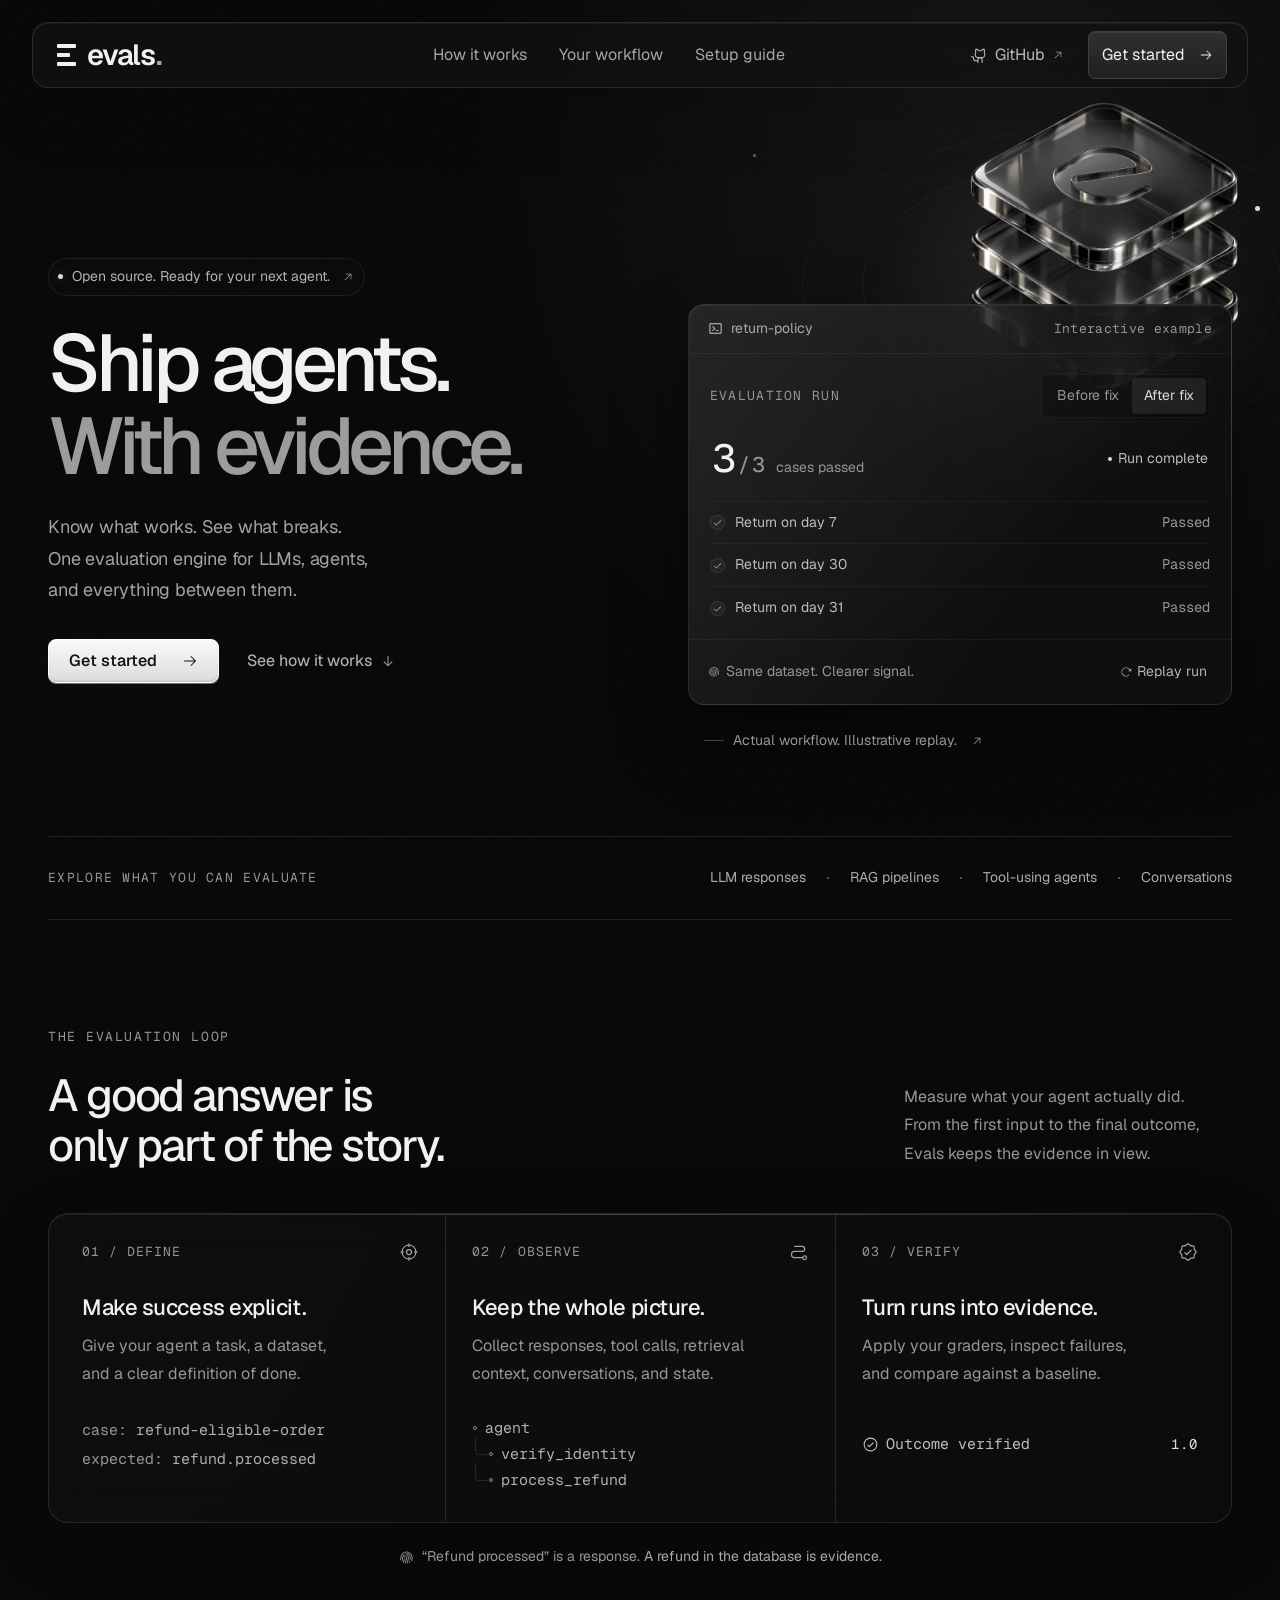
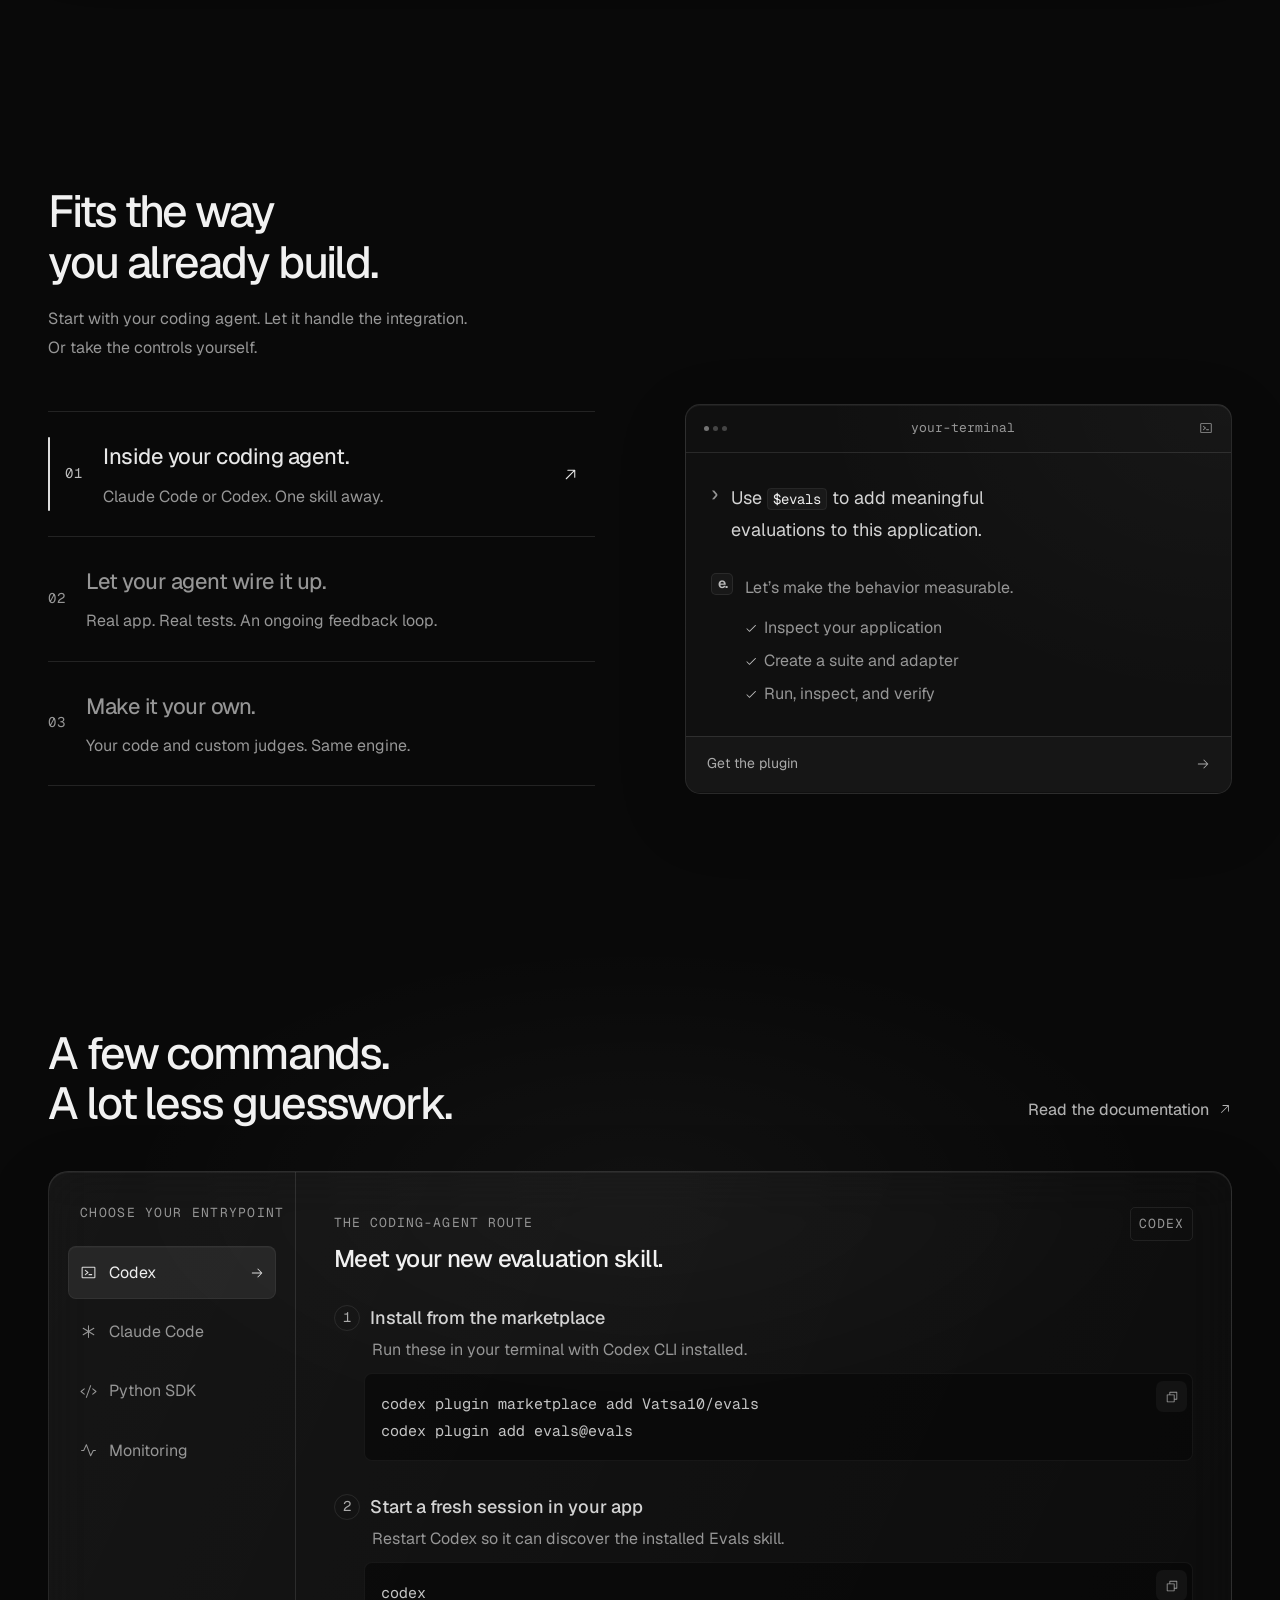
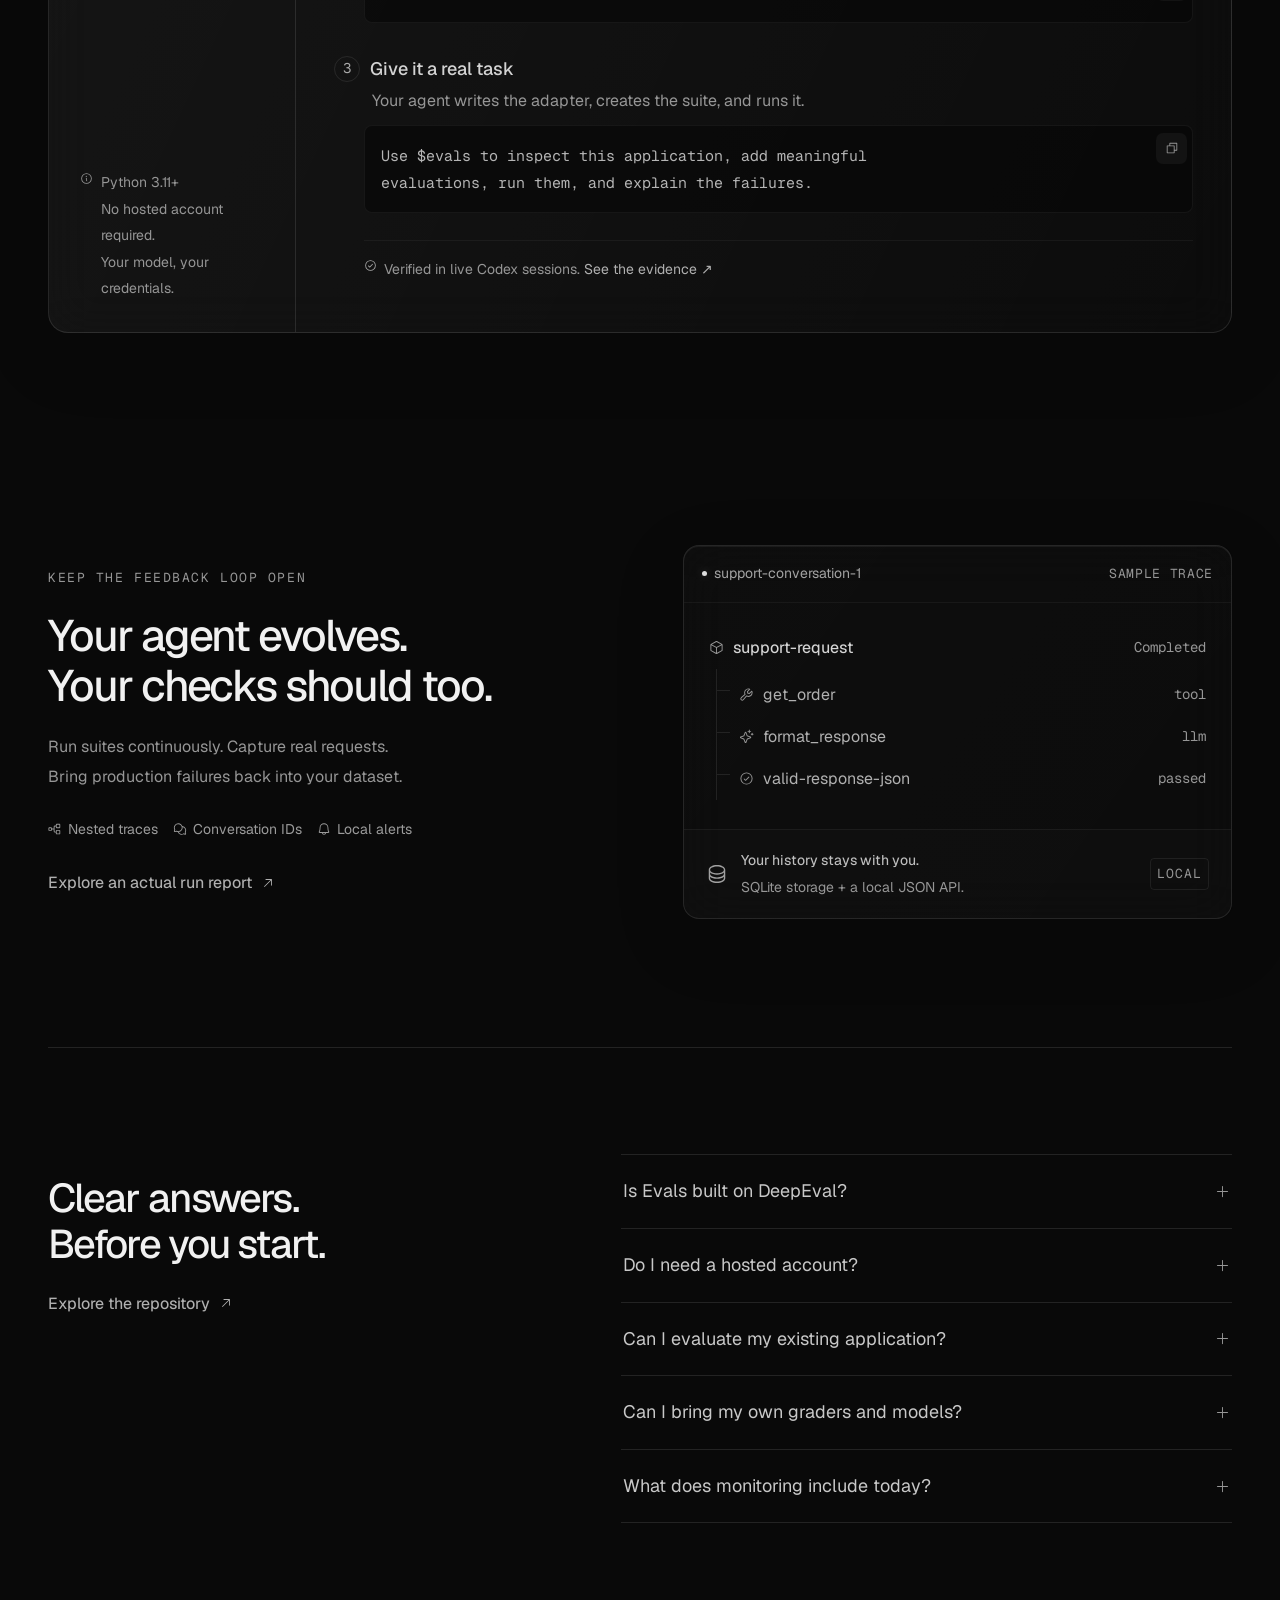
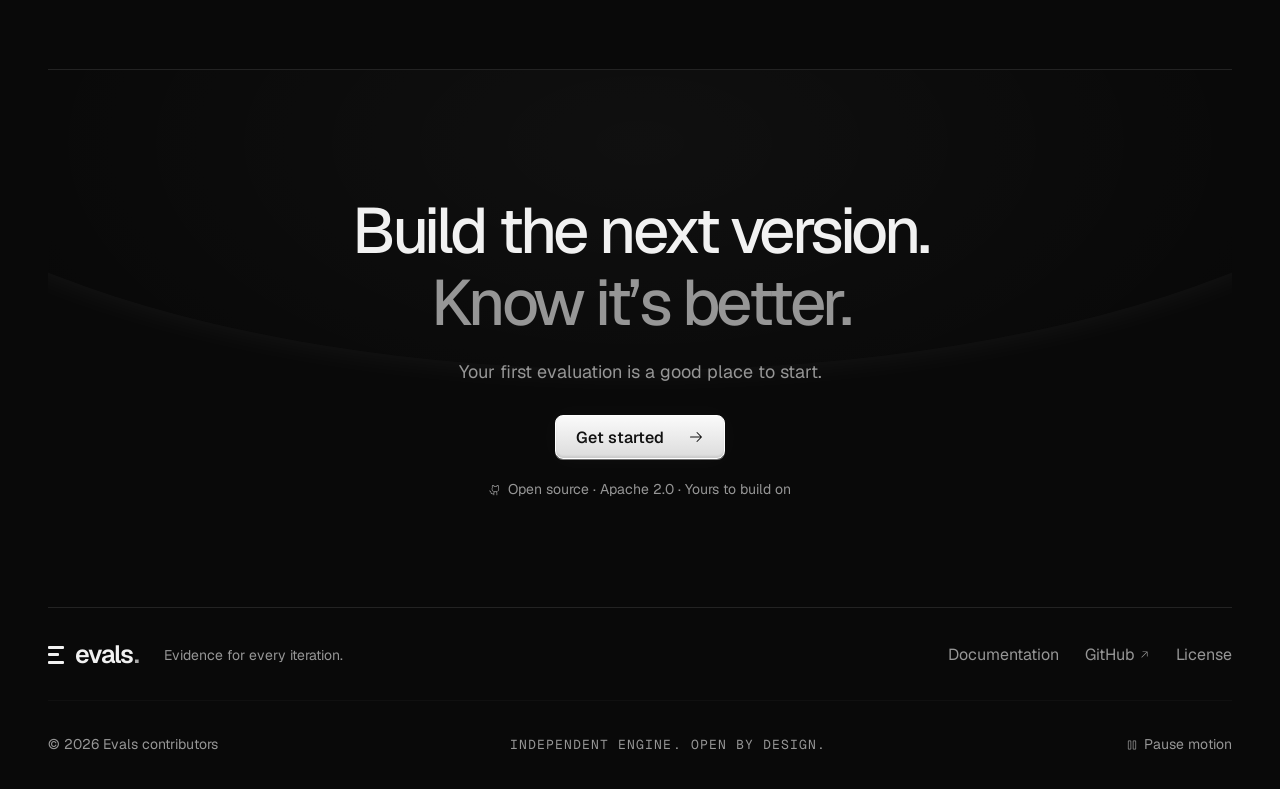
<file: website/index.html>
<!doctype html>
<html lang="en">
<head>
  <meta charset="utf-8">
  <meta name="viewport" content="width=device-width, initial-scale=1">
  <meta name="theme-color" content="#09090b">
  <title>Evals | Ship agents. With evidence.</title>
  <meta name="description" content="An independent, open-source evaluation framework for LLMs and AI agents. Use Evals with Claude Code, Codex, or your own Python workflows.">
  <meta property="og:type" content="website">
  <meta property="og:title" content="Evals | Ship agents. With evidence.">
  <meta property="og:description" content="From your first test to a continuous feedback loop. One evaluation engine for your LLMs, agents, and everything between them.">
  <meta property="og:url" content="https://vatsa10.github.io/evals/">
  <meta name="twitter:card" content="summary">
  <link rel="canonical" href="https://vatsa10.github.io/evals/">
  <link rel="icon" href="./assets/favicon.svg" type="image/svg+xml">
  <link rel="preload" href="./assets/fonts/geist-latin.woff2" as="font" type="font/woff2" crossorigin>
  <link rel="stylesheet" href="./styles.css">
  <script src="./app.js" defer></script>
</head>
<body>
  <a class="skip-link" href="#main">Skip to content</a>
  <div class="ambient-light" aria-hidden="true"></div>

  <header class="site-header">
    <div class="nav-shell glass">
      <a class="brand" href="#" aria-label="Evals home"><span class="brand-mark" aria-hidden="true"><i></i><i></i><i></i></span>evals<span class="brand-period">.</span></a>
      <nav class="desktop-nav" aria-label="Main navigation">
        <a href="#workflow">How it works</a><a href="#ways">Your workflow</a><a href="#setup">Setup guide</a>
      </nav>
      <div class="nav-actions">
        <a class="github-link" href="https://github.com/Vatsa10/evals" target="_blank" rel="noopener noreferrer"><svg class="icon" aria-hidden="true"><use href="./assets/icons.svg#github-logo"></use></svg><span>GitHub</span><svg class="icon arrow-small" aria-hidden="true"><use href="./assets/icons.svg#arrow-up-right"></use></svg></a>
        <a class="nav-cta" href="#setup">Get started<svg class="icon" aria-hidden="true"><use href="./assets/icons.svg#arrow-right"></use></svg></a>
        <button class="menu-toggle icon-button" aria-label="Open navigation" aria-expanded="false" aria-controls="mobile-nav"><svg class="icon" aria-hidden="true"><use href="./assets/icons.svg#list"></use></svg></button>
      </div>
    </div>
    <nav class="mobile-nav glass" id="mobile-nav" aria-label="Mobile navigation" hidden><a href="#workflow">How it works</a><a href="#ways">Your workflow</a><a href="#setup">Setup guide</a><a href="https://github.com/Vatsa10/evals">View on GitHub</a></nav>
  </header>

  <main id="main">
    <section class="hero section-wrap" aria-labelledby="hero-title">
      <div class="hero-copy">
        <a class="release-tag enter" href="https://github.com/Vatsa10/evals"><span class="status-light"></span>Open source. Ready for your next agent.<svg class="icon" aria-hidden="true"><use href="./assets/icons.svg#arrow-up-right"></use></svg></a>
        <h1 id="hero-title" class="enter" style="--enter-delay: 90ms">Ship agents.<br><span>With evidence.</span></h1>
        <p class="hero-description enter" style="--enter-delay: 160ms">Know what works. See what breaks.<br>One evaluation engine for LLMs, agents,<br class="desktop-break"> and everything between them.</p>
        <div class="hero-actions enter" style="--enter-delay: 230ms">
          <a class="button button-primary" href="#setup">Get started<svg class="icon" aria-hidden="true"><use href="./assets/icons.svg#arrow-right"></use></svg></a>
          <a class="text-link" href="#workflow">See how it works<svg class="icon" aria-hidden="true"><use href="./assets/icons.svg#arrow-down"></use></svg></a>
        </div>
      </div>

      <div class="hero-visual enter" style="--enter-delay: 240ms">
        <div class="orbital-stage" aria-hidden="true"><div class="orbital-orbit orbit-one"></div><div class="orbital-orbit orbit-two"></div><img class="glass-sculpture" src="./assets/hero-glass.webp" width="768" height="768" alt="" decoding="async" fetchpriority="high"><span class="orbit-point point-one"></span><span class="orbit-point point-two"></span></div>
        <div class="evaluation-window glass" id="evaluation-demo">
          <div class="window-chrome"><span><svg class="icon" aria-hidden="true"><use href="./assets/icons.svg#terminal-window"></use></svg>return-policy</span><span class="example-label">Interactive example</span></div>
          <div class="demo-toolbar"><span class="mono">EVALUATION RUN</span><div class="demo-switch" role="group" aria-label="Choose example version"><button type="button" data-demo-version="before" aria-pressed="false">Before fix</button><button type="button" data-demo-version="after" aria-pressed="true">After fix</button></div></div>
          <div class="demo-score"><div><span class="score-number" id="demo-score">3<span>/ 3</span></span><span class="score-caption" id="demo-caption">cases passed</span></div><span class="run-state" id="run-state"><span class="status-light"></span>Run complete</span></div>
          <div class="case-list" aria-live="polite" aria-atomic="true">
            <div class="case-row" data-case="0"><span class="case-icon"><svg class="icon" aria-hidden="true"><use href="./assets/icons.svg#check"></use></svg></span><span>Return on day 7</span><span class="case-status">Passed</span></div>
            <div class="case-row" data-case="1"><span class="case-icon"><svg class="icon" aria-hidden="true"><use href="./assets/icons.svg#check"></use></svg></span><span>Return on day 30</span><span class="case-status">Passed</span></div>
            <div class="case-row" data-case="2"><span class="case-icon"><svg class="icon" aria-hidden="true"><use href="./assets/icons.svg#check"></use></svg></span><span>Return on day 31</span><span class="case-status">Passed</span></div>
          </div>
          <div class="demo-footer"><span><svg class="icon" aria-hidden="true"><use href="./assets/icons.svg#fingerprint"></use></svg>Same dataset. Clearer signal.</span><button class="replay-button" id="replay-demo" type="button"><svg class="icon" aria-hidden="true"><use href="./assets/icons.svg#arrow-clockwise"></use></svg>Replay run</button></div>
        </div>
        <div class="visual-caption"><span class="caption-line"></span>Actual workflow. Illustrative replay.<a href="https://github.com/Vatsa10/evals/blob/main/docs/live-verification.md" aria-label="Read the live verification"><svg class="icon" aria-hidden="true"><use href="./assets/icons.svg#arrow-up-right"></use></svg></a></div>
      </div>
      <div class="hero-bottom"><span class="mono">EXPLORE WHAT YOU CAN EVALUATE</span><div><a href="https://github.com/Vatsa10/evals/blob/main/skills/evals/references/framework.md">LLM responses</a><i></i><a href="https://github.com/Vatsa10/evals/blob/main/skills/evals/references/framework.md#graders">RAG pipelines</a><i></i><a href="https://github.com/Vatsa10/evals/blob/main/skills/evals/references/framework.md#graders">Tool-using agents</a><i></i><a href="https://github.com/Vatsa10/evals/blob/main/skills/evals/references/monitoring.md">Conversations</a></div></div>
    </section>

    <section class="workflow-section section-wrap section-space" id="workflow" aria-labelledby="workflow-title">
      <div class="section-heading reveal"><span class="eyebrow"><span></span>THE EVALUATION LOOP</span><div class="heading-split"><h2 id="workflow-title">A good answer is<br>only part of the story.</h2><p>Measure what your agent actually did.<br>From the first input to the final outcome,<br>Evals keeps the evidence in view.</p></div></div>
      <div class="workflow-stage glass reveal">
        <div class="flow-track" aria-hidden="true"><span></span><span></span><span></span></div>
        <article class="flow-step"><div class="step-top"><span class="step-index mono">01 / DEFINE</span><svg class="icon" aria-hidden="true"><use href="./assets/icons.svg#crosshair"></use></svg></div><h3>Make success explicit.</h3><p>Give your agent a task, a dataset,<br>and a clear definition of done.</p><div class="flow-code"><span class="code-muted">case:</span> refund-eligible-order<br><span class="code-muted">expected:</span> refund.processed</div></article>
        <article class="flow-step"><div class="step-top"><span class="step-index mono">02 / OBSERVE</span><svg class="icon" aria-hidden="true"><use href="./assets/icons.svg#path"></use></svg></div><h3>Keep the whole picture.</h3><p>Collect responses, tool calls, retrieval<br>context, conversations, and state.</p><div class="mini-trace"><span><i></i>agent</span><span><i></i>verify_identity</span><span><i></i>process_refund</span></div></article>
        <article class="flow-step"><div class="step-top"><span class="step-index mono">03 / VERIFY</span><svg class="icon" aria-hidden="true"><use href="./assets/icons.svg#seal-check"></use></svg></div><h3>Turn runs into evidence.</h3><p>Apply your graders, inspect failures,<br>and compare against a baseline.</p><div class="flow-verdict"><svg class="icon" aria-hidden="true"><use href="./assets/icons.svg#check-circle"></use></svg><span>Outcome verified</span><span class="mono">1.0</span></div></article>
      </div>
      <div class="evidence-note reveal"><svg class="icon" aria-hidden="true"><use href="./assets/icons.svg#fingerprint"></use></svg><p>“Refund processed” is a response. <span>A refund in the database is evidence.</span></p></div>
    </section>

    <section class="ways-section section-wrap section-space" id="ways" aria-labelledby="ways-title">
      <div class="ways-heading reveal"><h2 id="ways-title">Fits the way<br>you already build.</h2><p>Start with your coding agent. Let it handle the integration.<br>Or take the controls yourself.</p></div>
      <div class="ways-layout reveal">
        <div class="way-tabs" role="tablist" aria-label="Ways to use Evals" aria-orientation="vertical">
          <button class="way-tab" id="way-agent" type="button" role="tab" aria-selected="true" aria-controls="way-panel" data-way="agent"><span class="way-number mono">01</span><span><strong>Inside your coding agent.</strong><small>Claude Code or Codex. One skill away.</small></span><svg class="icon" aria-hidden="true"><use href="./assets/icons.svg#arrow-up-right"></use></svg></button>
          <button class="way-tab" id="way-setup" type="button" role="tab" aria-selected="false" aria-controls="way-panel" data-way="setup" tabindex="-1"><span class="way-number mono">02</span><span><strong>Let your agent wire it up.</strong><small>Real app. Real tests. An ongoing feedback loop.</small></span><svg class="icon" aria-hidden="true"><use href="./assets/icons.svg#arrow-up-right"></use></svg></button>
          <button class="way-tab" id="way-sdk" type="button" role="tab" aria-selected="false" aria-controls="way-panel" data-way="sdk" tabindex="-1"><span class="way-number mono">03</span><span><strong>Make it your own.</strong><small>Your code and custom judges. Same engine.</small></span><svg class="icon" aria-hidden="true"><use href="./assets/icons.svg#arrow-up-right"></use></svg></button>
        </div>
        <div class="way-preview glass" role="tabpanel" id="way-panel" aria-labelledby="way-agent" tabindex="0">
          <div class="preview-chrome"><span class="window-dots" aria-hidden="true"><i></i><i></i><i></i></span><span class="mono" id="way-filename">your-terminal</span><svg class="icon" id="way-icon" aria-hidden="true"><use href="./assets/icons.svg#terminal-window"></use></svg></div>
          <div id="way-content"><div class="agent-command"><span class="prompt-symbol">›</span><p>Use <span class="inline-skill">$evals</span> to add meaningful<br>evaluations to this application.</p></div><div class="agent-response"><span class="mini-brand" aria-hidden="true">e.</span><div><p>Let’s make the behavior measurable.</p><ul><li><svg class="icon" aria-hidden="true"><use href="./assets/icons.svg#check"></use></svg>Inspect your application</li><li><svg class="icon" aria-hidden="true"><use href="./assets/icons.svg#check"></use></svg>Create a suite and adapter</li><li><svg class="icon" aria-hidden="true"><use href="./assets/icons.svg#check"></use></svg>Run, inspect, and verify</li></ul></div></div></div>
          <a class="preview-bottom" id="way-link" href="#setup" data-select-guide="codex"><span>Get the plugin</span><svg class="icon" aria-hidden="true"><use href="./assets/icons.svg#arrow-right"></use></svg></a>
        </div>
      </div>
    </section>

    <section class="setup-section section-wrap section-space" id="setup" aria-labelledby="setup-title">
      <div class="section-heading reveal"><div class="heading-split"><h2 id="setup-title">A few commands.<br>A lot less guesswork.</h2><a class="text-link documentation-link" href="https://github.com/Vatsa10/evals#readme" target="_blank" rel="noopener noreferrer">Read the documentation<svg class="icon" aria-hidden="true"><use href="./assets/icons.svg#arrow-up-right"></use></svg></a></div></div>
      <div class="setup-shell glass reveal">
        <div class="setup-sidebar"><span class="mono sidebar-label">CHOOSE YOUR ENTRYPOINT</span><div class="guide-tabs" role="tablist" aria-label="Setup guides" aria-orientation="vertical">
          <button class="guide-tab" id="tab-codex" type="button" role="tab" aria-selected="true" aria-controls="guide-panel" data-guide="codex"><svg class="icon" aria-hidden="true"><use href="./assets/icons.svg#terminal-window"></use></svg>Codex<svg class="icon guide-arrow" aria-hidden="true"><use href="./assets/icons.svg#arrow-right"></use></svg></button>
          <button class="guide-tab" id="tab-claude" type="button" role="tab" aria-selected="false" aria-controls="guide-panel" data-guide="claude" tabindex="-1"><svg class="icon" aria-hidden="true"><use href="./assets/icons.svg#asterisk"></use></svg>Claude Code<svg class="icon guide-arrow" aria-hidden="true"><use href="./assets/icons.svg#arrow-right"></use></svg></button>
          <button class="guide-tab" id="tab-python" type="button" role="tab" aria-selected="false" aria-controls="guide-panel" data-guide="python" tabindex="-1"><svg class="icon" aria-hidden="true"><use href="./assets/icons.svg#code"></use></svg>Python SDK<svg class="icon guide-arrow" aria-hidden="true"><use href="./assets/icons.svg#arrow-right"></use></svg></button>
          <button class="guide-tab" id="tab-monitoring" type="button" role="tab" aria-selected="false" aria-controls="guide-panel" data-guide="monitoring" tabindex="-1"><svg class="icon" aria-hidden="true"><use href="./assets/icons.svg#pulse"></use></svg>Monitoring<svg class="icon guide-arrow" aria-hidden="true"><use href="./assets/icons.svg#arrow-right"></use></svg></button>
        </div><div class="setup-requirements"><svg class="icon" aria-hidden="true"><use href="./assets/icons.svg#info"></use></svg><p>Python 3.11+<br>No hosted account required.<br><span>Your model, your credentials.</span></p></div></div>
        <div class="guide-content" role="tabpanel" id="guide-panel" aria-labelledby="tab-codex" tabindex="0">
          <div class="guide-title-row"><div><span class="mono guide-kicker">THE CODING-AGENT ROUTE</span><h3>Meet your new evaluation skill.</h3></div><span class="guide-badge">CODEX</span></div>
          <div id="guide-steps"><article class="guide-step"><div class="guide-step-heading"><span class="guide-step-number">1</span><h4>Install from the marketplace</h4></div><p>Run these in your terminal with Codex CLI installed.</p><div class="code-block"><pre><code>codex plugin marketplace add Vatsa10/evals
codex plugin add evals@evals</code></pre><button class="copy-button icon-button" type="button" aria-label="Copy Codex installation commands"><svg class="icon" aria-hidden="true"><use href="./assets/icons.svg#copy"></use></svg></button></div></article><article class="guide-step"><div class="guide-step-heading"><span class="guide-step-number">2</span><h4>Start a fresh session in your app</h4></div><p>Restart Codex so it can discover the installed Evals skill.</p><div class="code-block"><pre><code>codex</code></pre><button class="copy-button icon-button" type="button" aria-label="Copy Codex launch command"><svg class="icon" aria-hidden="true"><use href="./assets/icons.svg#copy"></use></svg></button></div></article><article class="guide-step"><div class="guide-step-heading"><span class="guide-step-number">3</span><h4>Give it a real task</h4></div><p>Your agent writes the adapter, creates the suite, and runs it.</p><div class="code-block prompt-block"><pre><code>Use $evals to inspect this application, add meaningful
evaluations, run them, and explain the failures.</code></pre><button class="copy-button icon-button" type="button" aria-label="Copy Evals prompt"><svg class="icon" aria-hidden="true"><use href="./assets/icons.svg#copy"></use></svg></button></div></article></div>
          <div class="guide-footnote" id="guide-footnote"><svg class="icon" aria-hidden="true"><use href="./assets/icons.svg#check-circle"></use></svg><span>Verified in live Codex sessions. <a href="https://github.com/Vatsa10/evals/blob/main/docs/live-verification.md">See the evidence ↗</a></span></div>
        </div>
      </div>
    </section>

    <section class="monitor-section section-wrap section-space" id="monitoring" aria-labelledby="monitor-title">
      <div class="monitor-copy reveal"><span class="eyebrow"><span></span>KEEP THE FEEDBACK LOOP OPEN</span><h2 id="monitor-title">Your agent evolves.<br>Your checks should too.</h2><p>Run suites continuously. Capture real requests.<br>Bring production failures back into your dataset.</p><div class="monitor-features"><span><svg class="icon" aria-hidden="true"><use href="./assets/icons.svg#tree-structure"></use></svg>Nested traces</span><span><svg class="icon" aria-hidden="true"><use href="./assets/icons.svg#chats-circle"></use></svg>Conversation IDs</span><span><svg class="icon" aria-hidden="true"><use href="./assets/icons.svg#bell"></use></svg>Local alerts</span></div><a class="text-link" href="./reports/production/index.html">Explore an actual run report<svg class="icon" aria-hidden="true"><use href="./assets/icons.svg#arrow-up-right"></use></svg></a></div>
      <div class="monitor-visual glass reveal"><div class="monitor-chrome"><span><span class="status-light"></span>support-conversation-1</span><span class="mono">SAMPLE TRACE</span></div><div class="trace-tree"><div class="trace-tree-row"><svg class="icon" aria-hidden="true"><use href="./assets/icons.svg#cube"></use></svg><strong>support-request</strong><span>Completed</span></div><div class="trace-branch"><div class="trace-tree-row"><svg class="icon" aria-hidden="true"><use href="./assets/icons.svg#wrench"></use></svg><span>get_order</span><small>tool</small></div><div class="trace-tree-row"><svg class="icon" aria-hidden="true"><use href="./assets/icons.svg#sparkle"></use></svg><span>format_response</span><small>llm</small></div><div class="trace-tree-row"><svg class="icon" aria-hidden="true"><use href="./assets/icons.svg#check-circle"></use></svg><span>valid-response-json</span><small>passed</small></div></div></div><div class="monitor-storage"><svg class="icon" aria-hidden="true"><use href="./assets/icons.svg#database"></use></svg><div><strong>Your history stays with you.</strong><span>SQLite storage + a local JSON API.</span></div><span class="storage-badge mono">LOCAL</span></div></div>
    </section>

    <section class="faq-section section-wrap section-space" aria-labelledby="faq-title"><div class="faq-heading reveal"><h2 id="faq-title">Clear answers.<br>Before you start.</h2><a class="text-link" href="https://github.com/Vatsa10/evals" target="_blank" rel="noopener noreferrer">Explore the repository<svg class="icon" aria-hidden="true"><use href="./assets/icons.svg#arrow-up-right"></use></svg></a></div><div class="faq-list reveal">
      <details><summary>Is Evals built on DeepEval?<svg class="icon" aria-hidden="true"><use href="./assets/icons.svg#plus"></use></svg></summary><p>Evals has its own runner, graders, tracing, and storage. We studied DeepEval, Langfuse, LangSmith, and Anthropic’s evaluation guidance for ideas. There is no DeepEval runtime dependency.</p></details>
      <details><summary>Do I need a hosted account?<svg class="icon" aria-hidden="true"><use href="./assets/icons.svg#plus"></use></svg></summary><p>No. The engine runs locally with Python 3.11+ and no third-party runtime dependencies. Your application or custom LLM judges use their own model credentials. The coding-agent route uses your existing Claude Code or Codex setup.</p></details>
      <details><summary>Can I evaluate my existing application?<svg class="icon" aria-hidden="true"><use href="./assets/icons.svg#plus"></use></svg></summary><p>Yes. Connect it with a Python function or a command that reads and writes JSON. Your adapter returns the available evidence: responses, tool calls, retrieved documents, messages, or environment state. The plugin can write this integration for you.</p></details>
      <details><summary>Can I bring my own graders and models?<svg class="icon" aria-hidden="true"><use href="./assets/icons.svg#plus"></use></svg></summary><p>Yes. Built-in checks cover exact values, patterns, JSON, numeric limits, tools, and labeled retrieval. Custom adapters support domain checks and LLM judges with your provider, rubric, scores, and evidence.</p></details>
      <details><summary>What does monitoring include today?<svg class="icon" aria-hidden="true"><use href="./assets/icons.svg#plus"></use></svg></summary><p>Continuous suite runs, request tracing, conversation IDs, online grading policies, SQLite history, local alerts, and a loopback JSON API. Hosted dashboards, external alert delivery, and provider auto-instrumentation are future extensions.</p></details>
    </div></section>

    <section class="final-cta section-wrap reveal"><div class="cta-light" aria-hidden="true"></div><h2>Build the next version.<br><span>Know it’s better.</span></h2><p>Your first evaluation is a good place to start.</p><a class="button button-primary" href="#setup">Get started<svg class="icon" aria-hidden="true"><use href="./assets/icons.svg#arrow-right"></use></svg></a><div class="cta-license"><svg class="icon" aria-hidden="true"><use href="./assets/icons.svg#github-logo"></use></svg>Open source · Apache 2.0 · Yours to build on</div></section>
  </main>

  <footer class="site-footer section-wrap"><div class="footer-top"><a class="brand" href="#" aria-label="Evals home"><span class="brand-mark" aria-hidden="true"><i></i><i></i><i></i></span>evals<span class="brand-period">.</span></a><p>Evidence for every iteration.</p><nav aria-label="Footer navigation"><a href="https://github.com/Vatsa10/evals#readme">Documentation</a><a href="https://github.com/Vatsa10/evals">GitHub<svg class="icon" aria-hidden="true"><use href="./assets/icons.svg#arrow-up-right"></use></svg></a><a href="https://github.com/Vatsa10/evals/blob/main/LICENSE">License</a></nav></div><div class="footer-bottom"><span>© 2026 Evals contributors</span><span class="mono">INDEPENDENT ENGINE. OPEN BY DESIGN.</span><button type="button" class="motion-toggle" id="motion-toggle" aria-pressed="false"><svg class="icon" aria-hidden="true"><use href="./assets/icons.svg#pause"></use></svg><span>Pause motion</span></button></div></footer>
  <div class="toast glass" id="toast" role="status" aria-live="polite"><svg class="icon" aria-hidden="true"><use href="./assets/icons.svg#check"></use></svg><span>Copied to clipboard</span></div>
  <noscript><div class="noscript-note">All installation commands and documentation are available in the <a href="https://github.com/Vatsa10/evals#readme">GitHub README</a>. Interactive previews require JavaScript.</div></noscript>
</body>
</html>
</file>
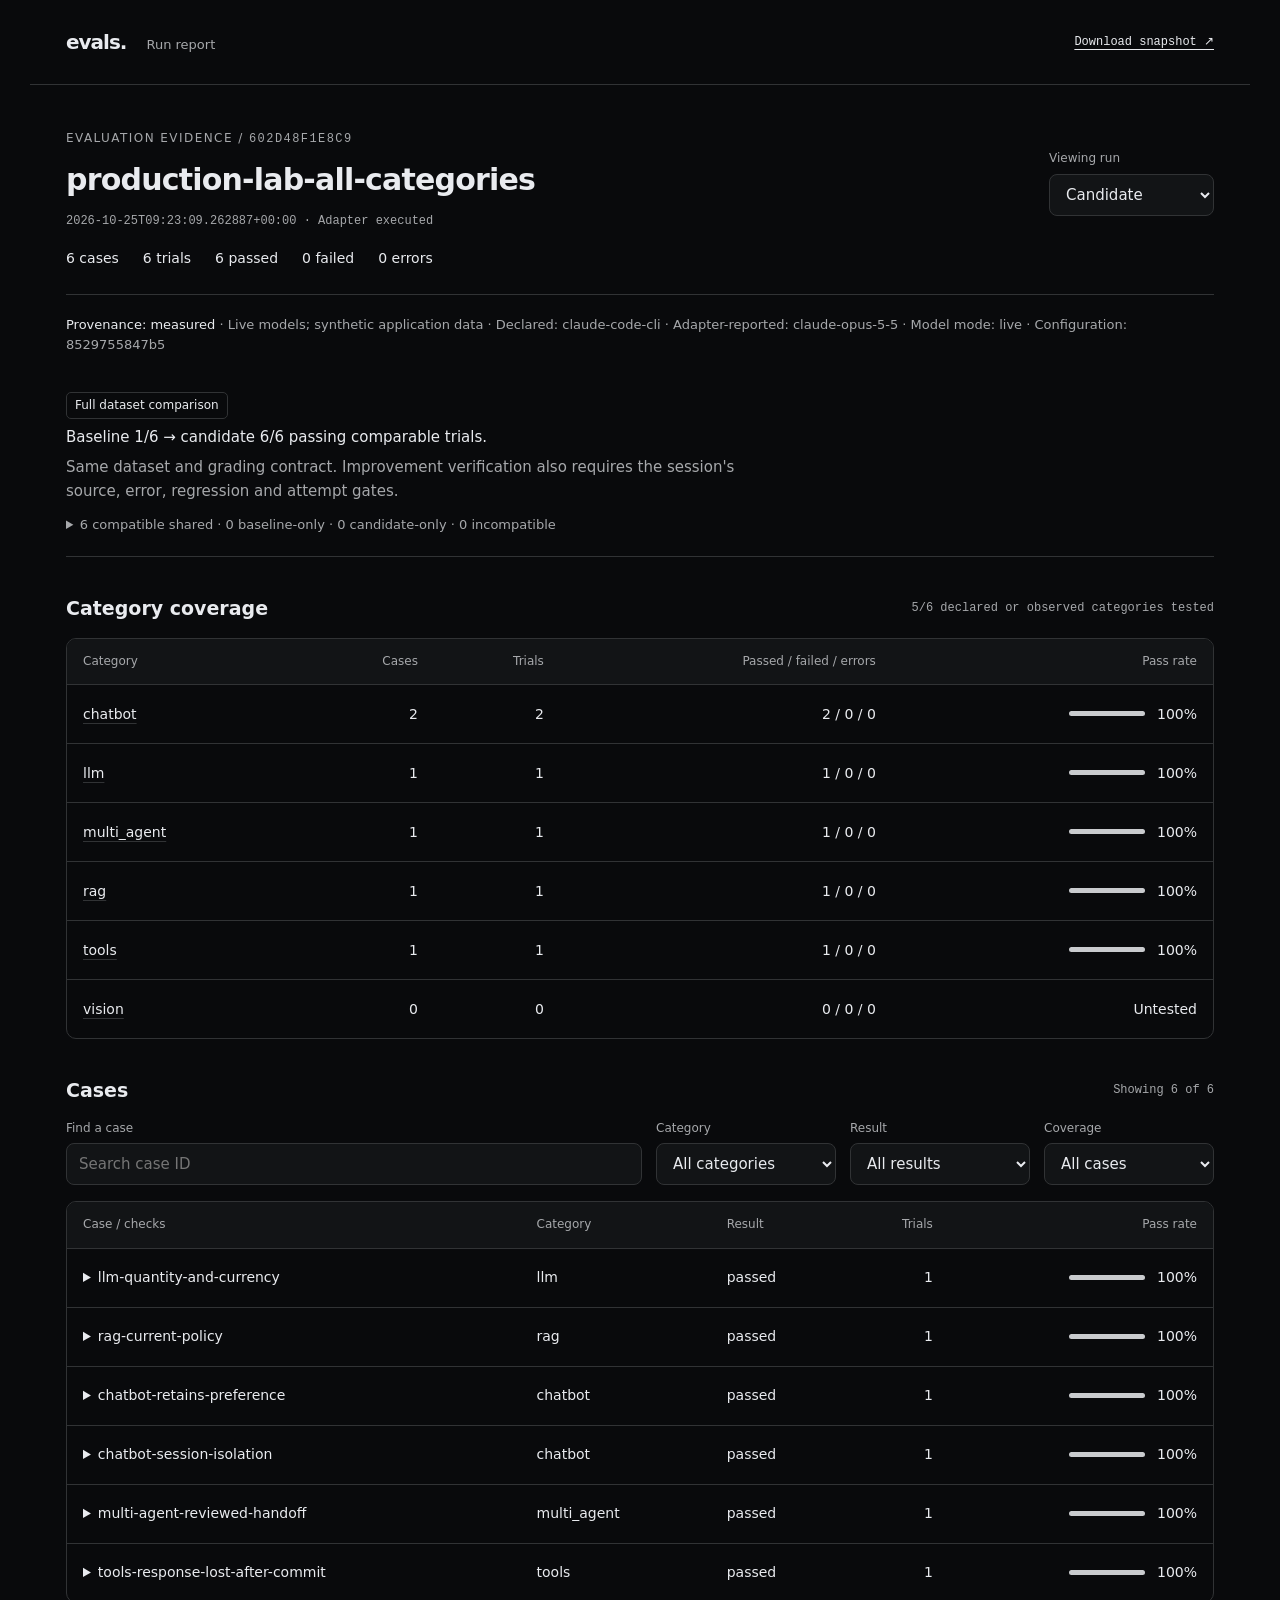
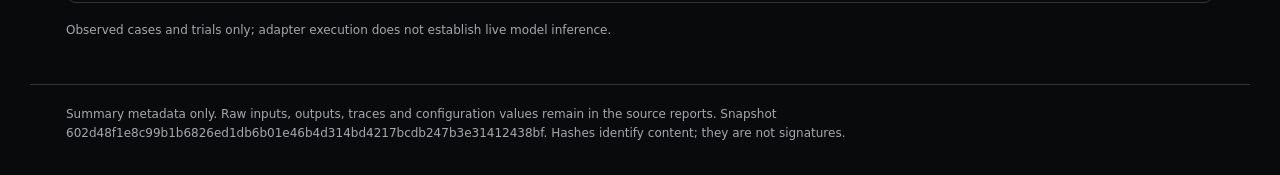
<file: website/reports/production/index.html>
<!doctype html>
<html lang="en">
<head>
<meta charset="utf-8">
<meta name="viewport" content="width=device-width,initial-scale=1">
<meta http-equiv="Content-Security-Policy" content="default-src 'none'; script-src 'unsafe-inline'; style-src 'unsafe-inline'; base-uri 'none'; form-action 'none'">
<meta name="color-scheme" content="dark">
<title>Evals · Run report</title>
<style>
:root{color-scheme:dark;--bg:oklch(.145 .005 260);--panel:oklch(.19 .005 260);--text:oklch(.94 .005 260);--muted:oklch(.73 .005 260);--line:oklch(.32 .005 260);font:15px/1.6 -apple-system,BlinkMacSystemFont,"Segoe UI",system-ui,sans-serif;color:var(--text);background:var(--bg)}*{box-sizing:border-box}body{margin:0}a{color:inherit;text-underline-offset:4px}a:hover{color:oklch(.99 .005 260)}button,input,select{font:inherit;color:inherit}button,select,input{border:1px solid var(--line);border-radius:8px;background:var(--panel);min-height:42px;padding:8px 12px}button{cursor:pointer}button:hover{background:oklch(.27 .005 260)}:focus-visible{outline:2px solid var(--text);outline-offset:4px}.skip{position:absolute;top:-90px;left:20px;z-index:4}.skip:focus{top:12px;background:var(--panel);padding:10px}header,main,footer{max-width:1220px;margin:auto;padding:0 36px}header{display:flex;align-items:center;justify-content:space-between;gap:20px;padding-top:26px;padding-bottom:26px;border-bottom:1px solid var(--line)}.wordmark{font-size:20px;font-weight:650;letter-spacing:-1px}.wordmark span{color:var(--muted);font-weight:400;font-size:13px;letter-spacing:0;margin-left:20px}.mono{font:12px/1.7 ui-monospace,SFMono-Regular,Consolas,monospace}.muted{color:var(--muted)}main{padding-top:44px;padding-bottom:44px}h1{font-size:30px;font-weight:550;letter-spacing:-.8px;line-height:1.25;margin:12px 0;overflow-wrap:anywhere}h2{font-size:19px;font-weight:550;margin:0}p{max-width:75ch}.eyebrow{font-size:12px;letter-spacing:.12em;text-transform:uppercase;color:var(--muted)}.title-line{display:flex;justify-content:space-between;gap:24px;align-items:start}.title-line label{min-width:165px}.label{display:block;font-size:12px;color:var(--muted);margin-bottom:5px}.title-line select{width:100%}.facts{display:flex;flex-wrap:wrap;gap:8px 24px;padding:16px 0 24px;border-bottom:1px solid var(--line)}.facts span{font-size:14px}.provenance{margin-top:20px;font-size:13px;color:var(--muted);overflow-wrap:anywhere}.provenance strong{color:var(--text);font-weight:500}.comparison{padding:20px 0;margin-top:16px;border-bottom:1px solid var(--line)}.comparison p{margin:6px 0}.tag{display:inline-flex;align-items:center;border:1px solid var(--line);padding:3px 8px;border-radius:5px;font-size:12px;white-space:nowrap}.section-head{display:flex;align-items:center;justify-content:space-between;gap:16px;margin:36px 0 14px}.table-wrap{overflow-x:auto;border:1px solid var(--line);border-radius:10px}table{width:100%;border-collapse:collapse;text-align:left;font-variant-numeric:tabular-nums}th{font-weight:450;color:var(--muted);font-size:12px;background:var(--panel);white-space:nowrap}th,td{padding:13px 16px;border-bottom:1px solid var(--line)}tr:last-child td{border-bottom:0}td{font-size:14px}.num{text-align:right;white-space:nowrap}.category-button{border:0;background:none;padding:0;min-height:32px;text-decoration:underline;text-decoration-color:var(--line);text-underline-offset:4px}.category-button:hover{background:none;text-decoration-color:var(--text)}.toolbar{display:grid;grid-template-columns:minmax(160px,1fr) 180px 180px 170px;gap:14px;margin-bottom:16px}.toolbar input,.toolbar select{width:100%;min-width:0}.rate{display:flex;gap:12px;align-items:center;justify-content:flex-end}.track{height:5px;width:76px;background:oklch(.3 .005 260);border-radius:4px;overflow:hidden}.fill{height:100%;background:oklch(.84 .005 260);width:var(--rate)}.case-name{overflow-wrap:anywhere;max-width:400px}.case-name summary{cursor:pointer;min-height:32px;align-content:center}.case-detail{font-size:12px;color:var(--muted);max-width:400px;margin:8px 0 0 16px}.empty{padding:32px;text-align:center;color:var(--muted)}.scope{font-size:12px;color:var(--muted);margin:18px 0 0}.excluded{font-size:13px;color:var(--muted);margin-top:12px}.excluded summary{cursor:pointer}.excluded p{overflow-wrap:anywhere}footer{border-top:1px solid var(--line);padding-top:20px;padding-bottom:32px;color:var(--muted);font-size:12px;overflow-wrap:anywhere}.hidden{display:none!important}@media(max-width:800px){header,main,footer{padding-left:20px;padding-right:20px}.toolbar{grid-template-columns:1fr 1fr}.title-line{display:block}.title-line label{display:block;margin-top:20px;max-width:240px}h1{font-size:26px}.wordmark span{margin-left:12px}.rate .track{display:none}}@media(max-width:440px){.toolbar{grid-template-columns:1fr}.section-head{align-items:start;flex-direction:column;gap:4px}header{align-items:start}.version-label{display:none}th,td{padding:12px}.facts{gap:8px 18px}}@media(prefers-reduced-motion:no-preference){button,a{transition:color .15s ease-out,background-color .15s ease-out}}
</style>
</head>
<body>
<a class="skip" href="#main">Skip to report</a>
<header><div class="wordmark">evals.<span>Run report</span></div><a class="mono" id="snapshot-link" href="report-602d48f1e8c99b1b6826ed1db6b01e46b4d314bd4217bcdb247b3e31412438bf.json" download>Download snapshot ↗</a></header>
<main id="main">
<div class="eyebrow">Evaluation evidence <span class="version-label">/ <span id="version" class="mono"></span></span></div>
<div class="title-line"><div><h1 id="suite"></h1><div id="started" class="mono muted"></div></div><label id="run-control"><span class="label">Viewing run</span><select id="run"><option value="candidate">Candidate</option><option value="baseline">Baseline</option></select></label></div>
<div class="facts" id="facts"></div>
<div class="provenance" id="provenance"></div>
<section id="comparison" class="comparison hidden" aria-label="Comparison scope"></section>
<section aria-labelledby="coverage-title"><div class="section-head"><h2 id="coverage-title">Category coverage</h2><span id="coverage-count" class="muted mono"></span></div><div class="table-wrap"><table><thead><tr><th scope="col">Category</th><th scope="col" class="num">Cases</th><th scope="col" class="num">Trials</th><th scope="col" class="num">Passed / failed / errors</th><th scope="col" class="num">Pass rate</th></tr></thead><tbody id="coverage"></tbody></table></div></section>
<section aria-labelledby="cases-title"><div class="section-head"><h2 id="cases-title">Cases</h2><span id="case-count" class="muted mono" aria-live="polite"></span></div>
<div class="toolbar"><label><span class="label">Find a case</span><input id="query" type="search" placeholder="Search case ID" autocomplete="off"></label><label><span class="label">Category</span><select id="category"><option value="all">All categories</option></select></label><label><span class="label">Result</span><select id="status"><option value="all">All results</option><option value="failed">Failed</option><option value="error">Error</option><option value="passed">Passed</option></select></label><label id="view-control"><span class="label">Coverage</span><select id="view"><option value="all">All cases</option><option value="shared">Compatible shared cases</option><option value="one-sided">One-sided cases</option></select></label></div>
<div class="table-wrap"><table><thead><tr><th scope="col">Case / checks</th><th scope="col">Category</th><th scope="col">Result</th><th scope="col" class="num">Trials</th><th scope="col" class="num">Pass rate</th></tr></thead><tbody id="cases"></tbody></table><div id="empty" class="empty hidden">No cases match these filters. Choose all results or clear the search.</div></div>
<p class="scope" id="scope"></p></section>
</main><footer id="privacy"></footer>
<script id="snapshot" type="application/json">{"schema_version": 1, "runs": {"candidate": {"schema_version": 1, "suite": "production-lab-all-categories", "mode": "live", "started_at": "2026-10-25T09:23:09.262887+00:00", "dataset_sha256": "12fb36116fcc5819db9bea2f909951042ae0104297aaab054a19eac1c4b4be6d", "engine_version": "0.3.0", "summary": {"total": 6, "passed": 6, "failed": 0, "error": 0, "success_rate": 1.0}, "provenance": {"kind": "measured", "execution": "adapter_run", "executed_at": "2026-10-25T09:23:09.262887+00:00", "source": {"label": "Live models; synthetic application data"}, "adapter_reported": {"providers": [], "model_ids": ["claude-opus-5-5"], "model_modes": ["live"]}, "declared_environment": {"provider": "claude-code-cli"}, "configuration_sha256": "8529755847b5db543cda53f25887e48560c13225effc8ca17cbb801888c84382"}, "coverage": [{"category": "chatbot", "cases": 2, "trials": 2, "passed": 2, "failed": 0, "error": 0, "success_rate": 1.0, "evaluated_trials": 2, "status": "tested"}, {"category": "llm", "cases": 1, "trials": 1, "passed": 1, "failed": 0, "error": 0, "success_rate": 1.0, "evaluated_trials": 1, "status": "tested"}, {"category": "multi_agent", "cases": 1, "trials": 1, "passed": 1, "failed": 0, "error": 0, "success_rate": 1.0, "evaluated_trials": 1, "status": "tested"}, {"category": "rag", "cases": 1, "trials": 1, "passed": 1, "failed": 0, "error": 0, "success_rate": 1.0, "evaluated_trials": 1, "status": "tested"}, {"category": "tools", "cases": 1, "trials": 1, "passed": 1, "failed": 0, "error": 0, "success_rate": 1.0, "evaluated_trials": 1, "status": "tested"}, {"category": "vision", "cases": 0, "trials": 0, "passed": 0, "failed": 0, "error": 0, "success_rate": null, "evaluated_trials": 0, "status": "untested"}], "cases": [{"id": "llm-quantity-and-currency", "category": "llm", "trials": 1, "passed": 1, "failed": 0, "error": 0, "success_rate": 1.0, "status": "passed", "failed_graders": []}, {"id": "rag-current-policy", "category": "rag", "trials": 1, "passed": 1, "failed": 0, "error": 0, "success_rate": 1.0, "status": "passed", "failed_graders": []}, {"id": "chatbot-retains-preference", "category": "chatbot", "trials": 1, "passed": 1, "failed": 0, "error": 0, "success_rate": 1.0, "status": "passed", "failed_graders": []}, {"id": "chatbot-session-isolation", "category": "chatbot", "trials": 1, "passed": 1, "failed": 0, "error": 0, "success_rate": 1.0, "status": "passed", "failed_graders": []}, {"id": "multi-agent-reviewed-handoff", "category": "multi_agent", "trials": 1, "passed": 1, "failed": 0, "error": 0, "success_rate": 1.0, "status": "passed", "failed_graders": []}, {"id": "tools-response-lost-after-commit", "category": "tools", "trials": 1, "passed": 1, "failed": 0, "error": 0, "success_rate": 1.0, "status": "passed", "failed_graders": []}], "scope": "Observed cases and trials only; adapter execution does not establish live model inference."}, "baseline": {"schema_version": 1, "suite": "production-lab-all-categories", "mode": "live", "started_at": "2026-10-25T09:22:00.511706+00:00", "dataset_sha256": "12fb36116fcc5819db9bea2f909951042ae0104297aaab054a19eac1c4b4be6d", "engine_version": "0.3.0", "summary": {"total": 6, "passed": 1, "failed": 5, "error": 0, "success_rate": 0.16666666666666666}, "provenance": {"kind": "measured", "execution": "adapter_run", "executed_at": "2026-10-25T09:22:00.511706+00:00", "source": {"label": "Live models; synthetic application data"}, "adapter_reported": {"providers": [], "model_ids": ["claude-opus-5-5"], "model_modes": ["live"]}, "declared_environment": {"provider": "claude-code-cli"}, "configuration_sha256": "8529755847b5db543cda53f25887e48560c13225effc8ca17cbb801888c84382"}, "coverage": [{"category": "chatbot", "cases": 2, "trials": 2, "passed": 1, "failed": 1, "error": 0, "success_rate": 0.5, "evaluated_trials": 2, "status": "tested"}, {"category": "llm", "cases": 1, "trials": 1, "passed": 0, "failed": 1, "error": 0, "success_rate": 0.0, "evaluated_trials": 1, "status": "tested"}, {"category": "multi_agent", "cases": 1, "trials": 1, "passed": 0, "failed": 1, "error": 0, "success_rate": 0.0, "evaluated_trials": 1, "status": "tested"}, {"category": "rag", "cases": 1, "trials": 1, "passed": 0, "failed": 1, "error": 0, "success_rate": 0.0, "evaluated_trials": 1, "status": "tested"}, {"category": "tools", "cases": 1, "trials": 1, "passed": 0, "failed": 1, "error": 0, "success_rate": 0.0, "evaluated_trials": 1, "status": "tested"}, {"category": "vision", "cases": 0, "trials": 0, "passed": 0, "failed": 0, "error": 0, "success_rate": null, "evaluated_trials": 0, "status": "untested"}], "cases": [{"id": "llm-quantity-and-currency", "category": "llm", "trials": 1, "passed": 0, "failed": 1, "error": 0, "success_rate": 0.0, "status": "failed", "failed_graders": ["outcome-and-trajectory", "structured-json"]}, {"id": "rag-current-policy", "category": "rag", "trials": 1, "passed": 0, "failed": 1, "error": 0, "success_rate": 0.0, "status": "failed", "failed_graders": ["outcome-and-trajectory"]}, {"id": "chatbot-retains-preference", "category": "chatbot", "trials": 1, "passed": 0, "failed": 1, "error": 0, "success_rate": 0.0, "status": "failed", "failed_graders": ["outcome-and-trajectory"]}, {"id": "chatbot-session-isolation", "category": "chatbot", "trials": 1, "passed": 1, "failed": 0, "error": 0, "success_rate": 1.0, "status": "passed", "failed_graders": []}, {"id": "multi-agent-reviewed-handoff", "category": "multi_agent", "trials": 1, "passed": 0, "failed": 1, "error": 0, "success_rate": 0.0, "status": "failed", "failed_graders": ["outcome-and-trajectory"]}, {"id": "tools-response-lost-after-commit", "category": "tools", "trials": 1, "passed": 0, "failed": 1, "error": 0, "success_rate": 0.0, "status": "failed", "failed_graders": ["outcome-and-trajectory"]}], "scope": "Observed cases and trials only; adapter execution does not establish live model inference."}}, "comparison": {"regressions": [], "improvements": [{"id": "llm-quantity-and-currency", "baseline": 0.0, "candidate": 1.0, "delta": 1.0}, {"id": "rag-current-policy", "baseline": 0.0, "candidate": 1.0, "delta": 1.0}, {"id": "chatbot-retains-preference", "baseline": 0.0, "candidate": 1.0, "delta": 1.0}, {"id": "multi-agent-reviewed-handoff", "baseline": 0.0, "candidate": 1.0, "delta": 1.0}, {"id": "tools-response-lost-after-commit", "baseline": 0.0, "candidate": 1.0, "delta": 1.0}], "candidate_errors": 0, "changes": [{"id": "llm-quantity-and-currency", "baseline": 0.0, "candidate": 1.0, "delta": 1.0}, {"id": "rag-current-policy", "baseline": 0.0, "candidate": 1.0, "delta": 1.0}, {"id": "chatbot-retains-preference", "baseline": 0.0, "candidate": 1.0, "delta": 1.0}, {"id": "chatbot-session-isolation", "baseline": 1.0, "candidate": 1.0, "delta": 0.0}, {"id": "multi-agent-reviewed-handoff", "baseline": 0.0, "candidate": 1.0, "delta": 1.0}, {"id": "tools-response-lost-after-commit", "baseline": 0.0, "candidate": 1.0, "delta": 1.0}], "metric_changes": [{"case_id": "chatbot-retains-preference", "grader_id": "outcome-and-trajectory", "baseline_score": 0.0, "candidate_score": 1.0, "score_delta": 1.0, "pass_rate_delta": 1.0, "regressed": false, "improved": true}, {"case_id": "chatbot-session-isolation", "grader_id": "outcome-and-trajectory", "baseline_score": 1.0, "candidate_score": 1.0, "score_delta": 0.0, "pass_rate_delta": 0.0, "regressed": false, "improved": false}, {"case_id": "llm-quantity-and-currency", "grader_id": "outcome-and-trajectory", "baseline_score": 0.0, "candidate_score": 1.0, "score_delta": 1.0, "pass_rate_delta": 1.0, "regressed": false, "improved": true}, {"case_id": "llm-quantity-and-currency", "grader_id": "structured-json", "baseline_score": 0.0, "candidate_score": 1.0, "score_delta": 1.0, "pass_rate_delta": 1.0, "regressed": false, "improved": true}, {"case_id": "multi-agent-reviewed-handoff", "grader_id": "outcome-and-trajectory", "baseline_score": 0.0, "candidate_score": 1.0, "score_delta": 1.0, "pass_rate_delta": 1.0, "regressed": false, "improved": true}, {"case_id": "rag-current-policy", "grader_id": "outcome-and-trajectory", "baseline_score": 0.0, "candidate_score": 1.0, "score_delta": 1.0, "pass_rate_delta": 1.0, "regressed": false, "improved": true}, {"case_id": "tools-response-lost-after-commit", "grader_id": "outcome-and-trajectory", "baseline_score": 0.0, "candidate_score": 1.0, "score_delta": 1.0, "pass_rate_delta": 1.0, "regressed": false, "improved": true}], "metric_regressions": [], "metric_improvements": [{"case_id": "chatbot-retains-preference", "grader_id": "outcome-and-trajectory", "baseline_score": 0.0, "candidate_score": 1.0, "score_delta": 1.0, "pass_rate_delta": 1.0, "regressed": false, "improved": true}, {"case_id": "llm-quantity-and-currency", "grader_id": "outcome-and-trajectory", "baseline_score": 0.0, "candidate_score": 1.0, "score_delta": 1.0, "pass_rate_delta": 1.0, "regressed": false, "improved": true}, {"case_id": "llm-quantity-and-currency", "grader_id": "structured-json", "baseline_score": 0.0, "candidate_score": 1.0, "score_delta": 1.0, "pass_rate_delta": 1.0, "regressed": false, "improved": true}, {"case_id": "multi-agent-reviewed-handoff", "grader_id": "outcome-and-trajectory", "baseline_score": 0.0, "candidate_score": 1.0, "score_delta": 1.0, "pass_rate_delta": 1.0, "regressed": false, "improved": true}, {"case_id": "rag-current-policy", "grader_id": "outcome-and-trajectory", "baseline_score": 0.0, "candidate_score": 1.0, "score_delta": 1.0, "pass_rate_delta": 1.0, "regressed": false, "improved": true}, {"case_id": "tools-response-lost-after-commit", "grader_id": "outcome-and-trajectory", "baseline_score": 0.0, "candidate_score": 1.0, "score_delta": 1.0, "pass_rate_delta": 1.0, "regressed": false, "improved": true}], "scope": "full_dataset", "verification_eligible": true, "shared_cases": ["llm-quantity-and-currency", "rag-current-policy", "chatbot-retains-preference", "chatbot-session-isolation", "multi-agent-reviewed-handoff", "tools-response-lost-after-commit"], "baseline_only": [], "candidate_only": [], "incompatible_cases": []}, "privacy": "Summary metadata only. Raw inputs, outputs, traces and configuration values remain in the source reports.", "version": "602d48f1e8c99b1b6826ed1db6b01e46b4d314bd4217bcdb247b3e31412438bf"}</script>
<script>
"use strict";
const data=JSON.parse(document.getElementById("snapshot").textContent);
const $=id=>document.getElementById(id), controls=["run","category","status","view","query"];
const text=(tag,value,cls)=>{const node=document.createElement(tag);node.textContent=value;if(cls)node.className=cls;return node};
const percent=value=>value===null?"Untested":`${Math.round(value*1000)/10}%`;
const state={run:"candidate",category:"all",status:"all",view:"all",query:""};
function fromURL(){const p=new URLSearchParams(location.search);for(const key of controls)state[key]=p.get(key==="query"?"q":key)||({run:"candidate",query:""}[key]??"all");if(!data.runs[state.run])state.run="candidate";if(!["all","passed","failed","error"].includes(state.status))state.status="all";if(!["all","shared","one-sided"].includes(state.view))state.view="all";if(!data.comparison)state.view="all"}
function syncURL(push=false){const url=new URL(location.href);for(const key of controls){const param=key==="query"?"q":key;const value=state[key],def=({run:"candidate",query:""}[key]??"all");if(value===def)url.searchParams.delete(param);else url.searchParams.set(param,value)}try{if(url.href!==location.href)history[push?"pushState":"replaceState"](null,"",url)}catch(_){/* file URLs can restrict history; controls still work */}}
function rateCell(value){const cell=text("td","","num");const wrap=text("div","","rate");if(value!==null){const track=text("div","","track"),fill=text("div","","fill");fill.style.setProperty("--rate",`${Math.max(0,Math.min(100,value*100))}%`);track.append(fill);wrap.append(track)}wrap.append(text("span",percent(value)));cell.append(wrap);return cell}
function render(){const run=data.runs[state.run];$("suite").textContent=run.suite;document.title=`${run.suite} · Evals`;$("started").textContent=`${run.started_at||"Time not recorded"} · ${run.mode==="live"?"Adapter executed":"Recorded replay"}`;$("version").textContent=data.version.slice(0,12);$("run-control").classList.toggle("hidden",!data.runs.baseline);$("view-control").classList.toggle("hidden",!data.comparison);
const categories=[...new Set(Object.values(data.runs).flatMap(r=>r.coverage.map(c=>c.category)))].sort();$("category").replaceChildren(new Option("All categories","all"),...categories.map(c=>new Option(c,c)));if(!categories.includes(state.category))state.category="all";for(const key of controls)$(key).value=state[key];
$("facts").replaceChildren(...[`${run.cases.length} ${run.cases.length===1?"case":"cases"}`,`${run.summary.total} ${run.summary.total===1?"trial":"trials"}`,`${run.summary.passed} passed`,`${run.summary.failed} failed`,`${run.summary.error} ${run.summary.error===1?"error":"errors"}`].map(v=>text("span",v)));
const p=run.provenance,e=p.declared_environment||{},a=p.adapter_reported||{},declared=[e.provider,e.model].filter(Boolean),observed=[...(a.providers||[]),...(a.model_ids||[])];$("provenance").replaceChildren(text("strong",`Provenance: ${(p.kind||"unknown").replaceAll("_"," ")}`),text("span",` · ${p.source?.label||"No source label"}${declared.length?" · Declared: "+declared.join(" / "):""}${observed.length?" · Adapter-reported: "+[...new Set(observed)].join(" / "):" · Observed model not recorded"}${a.model_modes?.length?" · Model mode: "+a.model_modes.join(", "):""}`));if(p.source?.source_url){try{const url=new URL(p.source.source_url);if(["https:","http:"].includes(url.protocol)){const link=text("a","Source");link.href=url.href;link.rel="noreferrer";$("provenance").append(text("span"," · "),link)}}catch(_){}}if(p.source?.evaluated_at)$("provenance").append(text("span",` · Source evaluated: ${p.source.evaluated_at}`));if(p.configuration_sha256){const fingerprint=text("span",` · Configuration: ${p.configuration_sha256.slice(0,12)}`);fingerprint.title=p.configuration_sha256;$("provenance").append(fingerprint)}
$("coverage").replaceChildren(...run.coverage.map(c=>{const row=document.createElement("tr"),name=document.createElement("td"),button=text("button",c.category,"category-button");button.type="button";button.addEventListener("click",()=>{state.category=c.category;syncURL(true);render()});name.append(button);row.append(name,text("td",String(c.cases),"num"),text("td",String(c.trials),"num"),text("td",`${c.passed} / ${c.failed} / ${c.error}`,"num"),rateCell(c.success_rate));return row}));$("coverage-count").textContent=`${run.coverage.filter(c=>c.status==="tested").length}/${run.coverage.length} declared or observed categories tested`;
const comparison=data.comparison;$("comparison").classList.toggle("hidden",!comparison);if(comparison){const region=$("comparison");region.replaceChildren(text("span",comparison.scope==="shared_cases"?"Exploratory overlap only":"Full dataset comparison","tag"));const sharedIds=new Set(comparison.shared_cases),totals=role=>data.runs[role].cases.filter(c=>sharedIds.has(c.id)).reduce((a,c)=>({passed:a.passed+c.passed,total:a.total+c.trials}),{passed:0,total:0}),b=totals("baseline"),c=totals("candidate");region.append(text("p",sharedIds.size?`Baseline ${b.passed}/${b.total} → candidate ${c.passed}/${c.total} passing comparable trials.`:"No compatible shared cases to compare."));region.append(text("p",comparison.warning||"Same dataset and grading contract. Improvement verification also requires the session's source, error, regression and attempt gates.","muted"));const details=document.createElement("details");details.className="excluded";details.append(text("summary",`${comparison.shared_cases.length} compatible shared · ${comparison.baseline_only.length} baseline-only · ${comparison.candidate_only.length} candidate-only · ${comparison.incompatible_cases.length} incompatible`));for(const [label,values]of[["Baseline only",comparison.baseline_only],["Candidate only",comparison.candidate_only],["Incompatible",comparison.incompatible_cases.map(c=>c.id)]])if(values.length)details.append(text("p",`${label}: ${values.join(", ")}`));region.append(details)}
const shared=new Set(comparison?.shared_cases||[]),oneSided=new Set([...(comparison?.baseline_only||[]),...(comparison?.candidate_only||[])]);const rows=run.cases.filter(c=>(state.category==="all"||c.category===state.category)&&(state.status==="all"||c.status===state.status)&&c.id.toLowerCase().includes(state.query.toLowerCase())&&(state.view==="all"||(state.view==="shared"?shared.has(c.id):oneSided.has(c.id))));$("cases").replaceChildren(...rows.map(c=>{const row=document.createElement("tr"),name=text("td","","case-name"),detail=document.createElement("details");detail.append(text("summary",c.id));detail.append(text("p",`${c.passed} passed, ${c.failed} failed, ${c.error} errors. ${c.failed_graders.length?"Unsuccessful checks: "+c.failed_graders.join(", "):"All observed checks passed."}`,"case-detail"));name.append(detail);row.append(name,text("td",c.category),text("td",c.status),text("td",String(c.trials),"num"),rateCell(c.success_rate));return row}));$("case-count").textContent=`Showing ${rows.length} of ${run.cases.length}`;$("empty").classList.toggle("hidden",rows.length>0);$("scope").textContent=run.scope;$("privacy").textContent=`${data.privacy} Snapshot ${data.version}. Hashes identify content; they are not signatures.`}
for(const key of controls)$(key).addEventListener(key==="query"?"input":"change",event=>{state[key]=event.target.value;syncURL(key!=="query");render()});window.addEventListener("popstate",()=>{fromURL();render()});fromURL();render();
</script>
</body>
</html>
</file>
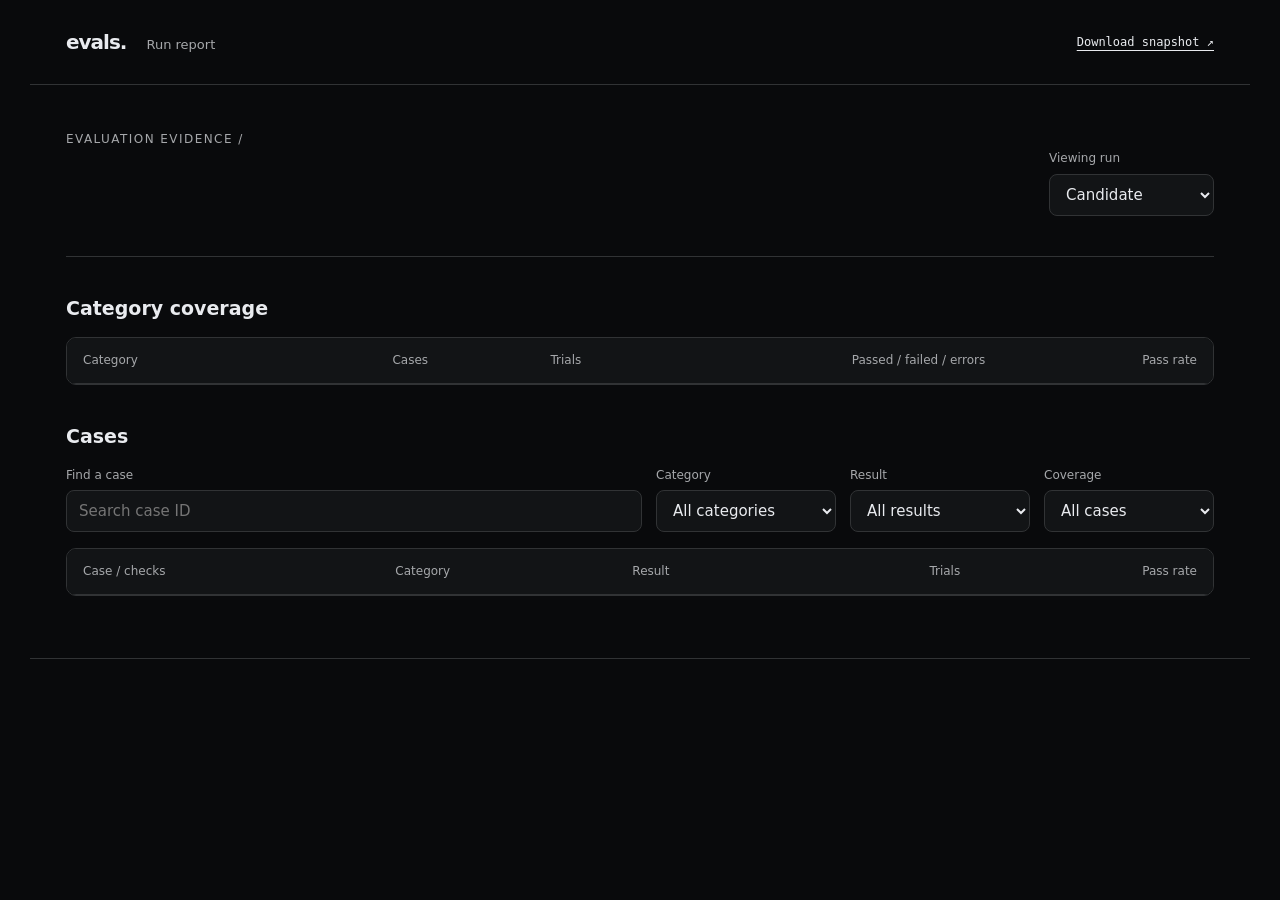
<file: evals/assets/report.html>
<!doctype html>
<html lang="en">
<head>
<meta charset="utf-8">
<meta name="viewport" content="width=device-width,initial-scale=1">
<meta http-equiv="Content-Security-Policy" content="default-src 'none'; script-src 'unsafe-inline'; style-src 'unsafe-inline'; base-uri 'none'; form-action 'none'">
<meta name="color-scheme" content="dark">
<title>Evals · Run report</title>
<style>
:root{color-scheme:dark;--bg:oklch(.145 .005 260);--panel:oklch(.19 .005 260);--text:oklch(.94 .005 260);--muted:oklch(.73 .005 260);--line:oklch(.32 .005 260);font:15px/1.6 -apple-system,BlinkMacSystemFont,"Segoe UI",system-ui,sans-serif;color:var(--text);background:var(--bg)}*{box-sizing:border-box}body{margin:0}a{color:inherit;text-underline-offset:4px}a:hover{color:oklch(.99 .005 260)}button,input,select{font:inherit;color:inherit}button,select,input{border:1px solid var(--line);border-radius:8px;background:var(--panel);min-height:42px;padding:8px 12px}button{cursor:pointer}button:hover{background:oklch(.27 .005 260)}:focus-visible{outline:2px solid var(--text);outline-offset:4px}.skip{position:absolute;top:-90px;left:20px;z-index:4}.skip:focus{top:12px;background:var(--panel);padding:10px}header,main,footer{max-width:1220px;margin:auto;padding:0 36px}header{display:flex;align-items:center;justify-content:space-between;gap:20px;padding-top:26px;padding-bottom:26px;border-bottom:1px solid var(--line)}.wordmark{font-size:20px;font-weight:650;letter-spacing:-1px}.wordmark span{color:var(--muted);font-weight:400;font-size:13px;letter-spacing:0;margin-left:20px}.mono{font:12px/1.7 ui-monospace,SFMono-Regular,Consolas,monospace}.muted{color:var(--muted)}main{padding-top:44px;padding-bottom:44px}h1{font-size:30px;font-weight:550;letter-spacing:-.8px;line-height:1.25;margin:12px 0;overflow-wrap:anywhere}h2{font-size:19px;font-weight:550;margin:0}p{max-width:75ch}.eyebrow{font-size:12px;letter-spacing:.12em;text-transform:uppercase;color:var(--muted)}.title-line{display:flex;justify-content:space-between;gap:24px;align-items:start}.title-line label{min-width:165px}.label{display:block;font-size:12px;color:var(--muted);margin-bottom:5px}.title-line select{width:100%}.facts{display:flex;flex-wrap:wrap;gap:8px 24px;padding:16px 0 24px;border-bottom:1px solid var(--line)}.facts span{font-size:14px}.provenance{margin-top:20px;font-size:13px;color:var(--muted);overflow-wrap:anywhere}.provenance strong{color:var(--text);font-weight:500}.comparison{padding:20px 0;margin-top:16px;border-bottom:1px solid var(--line)}.comparison p{margin:6px 0}.tag{display:inline-flex;align-items:center;border:1px solid var(--line);padding:3px 8px;border-radius:5px;font-size:12px;white-space:nowrap}.section-head{display:flex;align-items:center;justify-content:space-between;gap:16px;margin:36px 0 14px}.table-wrap{overflow-x:auto;border:1px solid var(--line);border-radius:10px}table{width:100%;border-collapse:collapse;text-align:left;font-variant-numeric:tabular-nums}th{font-weight:450;color:var(--muted);font-size:12px;background:var(--panel);white-space:nowrap}th,td{padding:13px 16px;border-bottom:1px solid var(--line)}tr:last-child td{border-bottom:0}td{font-size:14px}.num{text-align:right;white-space:nowrap}.category-button{border:0;background:none;padding:0;min-height:32px;text-decoration:underline;text-decoration-color:var(--line);text-underline-offset:4px}.category-button:hover{background:none;text-decoration-color:var(--text)}.toolbar{display:grid;grid-template-columns:minmax(160px,1fr) 180px 180px 170px;gap:14px;margin-bottom:16px}.toolbar input,.toolbar select{width:100%;min-width:0}.rate{display:flex;gap:12px;align-items:center;justify-content:flex-end}.track{height:5px;width:76px;background:oklch(.3 .005 260);border-radius:4px;overflow:hidden}.fill{height:100%;background:oklch(.84 .005 260);width:var(--rate)}.case-name{overflow-wrap:anywhere;max-width:400px}.case-name summary{cursor:pointer;min-height:32px;align-content:center}.case-detail{font-size:12px;color:var(--muted);max-width:400px;margin:8px 0 0 16px}.empty{padding:32px;text-align:center;color:var(--muted)}.scope{font-size:12px;color:var(--muted);margin:18px 0 0}.excluded{font-size:13px;color:var(--muted);margin-top:12px}.excluded summary{cursor:pointer}.excluded p{overflow-wrap:anywhere}footer{border-top:1px solid var(--line);padding-top:20px;padding-bottom:32px;color:var(--muted);font-size:12px;overflow-wrap:anywhere}.hidden{display:none!important}@media(max-width:800px){header,main,footer{padding-left:20px;padding-right:20px}.toolbar{grid-template-columns:1fr 1fr}.title-line{display:block}.title-line label{display:block;margin-top:20px;max-width:240px}h1{font-size:26px}.wordmark span{margin-left:12px}.rate .track{display:none}}@media(max-width:440px){.toolbar{grid-template-columns:1fr}.section-head{align-items:start;flex-direction:column;gap:4px}header{align-items:start}.version-label{display:none}th,td{padding:12px}.facts{gap:8px 18px}}@media(prefers-reduced-motion:no-preference){button,a{transition:color .15s ease-out,background-color .15s ease-out}}
</style>
</head>
<body>
<a class="skip" href="#main">Skip to report</a>
<header><div class="wordmark">evals.<span>Run report</span></div><a class="mono" id="snapshot-link" href="__EVALS_SNAPSHOT_FILE__" download>Download snapshot ↗</a></header>
<main id="main">
<div class="eyebrow">Evaluation evidence <span class="version-label">/ <span id="version" class="mono"></span></span></div>
<div class="title-line"><div><h1 id="suite"></h1><div id="started" class="mono muted"></div></div><label id="run-control"><span class="label">Viewing run</span><select id="run"><option value="candidate">Candidate</option><option value="baseline">Baseline</option></select></label></div>
<div class="facts" id="facts"></div>
<div class="provenance" id="provenance"></div>
<section id="comparison" class="comparison hidden" aria-label="Comparison scope"></section>
<section aria-labelledby="coverage-title"><div class="section-head"><h2 id="coverage-title">Category coverage</h2><span id="coverage-count" class="muted mono"></span></div><div class="table-wrap"><table><thead><tr><th scope="col">Category</th><th scope="col" class="num">Cases</th><th scope="col" class="num">Trials</th><th scope="col" class="num">Passed / failed / errors</th><th scope="col" class="num">Pass rate</th></tr></thead><tbody id="coverage"></tbody></table></div></section>
<section aria-labelledby="cases-title"><div class="section-head"><h2 id="cases-title">Cases</h2><span id="case-count" class="muted mono" aria-live="polite"></span></div>
<div class="toolbar"><label><span class="label">Find a case</span><input id="query" type="search" placeholder="Search case ID" autocomplete="off"></label><label><span class="label">Category</span><select id="category"><option value="all">All categories</option></select></label><label><span class="label">Result</span><select id="status"><option value="all">All results</option><option value="failed">Failed</option><option value="error">Error</option><option value="passed">Passed</option></select></label><label id="view-control"><span class="label">Coverage</span><select id="view"><option value="all">All cases</option><option value="shared">Compatible shared cases</option><option value="one-sided">One-sided cases</option></select></label></div>
<div class="table-wrap"><table><thead><tr><th scope="col">Case / checks</th><th scope="col">Category</th><th scope="col">Result</th><th scope="col" class="num">Trials</th><th scope="col" class="num">Pass rate</th></tr></thead><tbody id="cases"></tbody></table><div id="empty" class="empty hidden">No cases match these filters. Choose all results or clear the search.</div></div>
<p class="scope" id="scope"></p></section>
</main><footer id="privacy"></footer>
<script id="snapshot" type="application/json">__EVALS_SNAPSHOT__</script>
<script>
"use strict";
const data=JSON.parse(document.getElementById("snapshot").textContent);
const $=id=>document.getElementById(id), controls=["run","category","status","view","query"];
const text=(tag,value,cls)=>{const node=document.createElement(tag);node.textContent=value;if(cls)node.className=cls;return node};
const percent=value=>value===null?"Untested":`${Math.round(value*1000)/10}%`;
const state={run:"candidate",category:"all",status:"all",view:"all",query:""};
function fromURL(){const p=new URLSearchParams(location.search);for(const key of controls)state[key]=p.get(key==="query"?"q":key)||({run:"candidate",query:""}[key]??"all");if(!data.runs[state.run])state.run="candidate";if(!["all","passed","failed","error"].includes(state.status))state.status="all";if(!["all","shared","one-sided"].includes(state.view))state.view="all";if(!data.comparison)state.view="all"}
function syncURL(push=false){const url=new URL(location.href);for(const key of controls){const param=key==="query"?"q":key;const value=state[key],def=({run:"candidate",query:""}[key]??"all");if(value===def)url.searchParams.delete(param);else url.searchParams.set(param,value)}try{if(url.href!==location.href)history[push?"pushState":"replaceState"](null,"",url)}catch(_){/* file URLs can restrict history; controls still work */}}
function rateCell(value){const cell=text("td","","num");const wrap=text("div","","rate");if(value!==null){const track=text("div","","track"),fill=text("div","","fill");fill.style.setProperty("--rate",`${Math.max(0,Math.min(100,value*100))}%`);track.append(fill);wrap.append(track)}wrap.append(text("span",percent(value)));cell.append(wrap);return cell}
function render(){const run=data.runs[state.run];$("suite").textContent=run.suite;document.title=`${run.suite} · Evals`;$("started").textContent=`${run.started_at||"Time not recorded"} · ${run.mode==="live"?"Adapter executed":"Recorded replay"}`;$("version").textContent=data.version.slice(0,12);$("run-control").classList.toggle("hidden",!data.runs.baseline);$("view-control").classList.toggle("hidden",!data.comparison);
const categories=[...new Set(Object.values(data.runs).flatMap(r=>r.coverage.map(c=>c.category)))].sort();$("category").replaceChildren(new Option("All categories","all"),...categories.map(c=>new Option(c,c)));if(!categories.includes(state.category))state.category="all";for(const key of controls)$(key).value=state[key];
$("facts").replaceChildren(...[`${run.cases.length} ${run.cases.length===1?"case":"cases"}`,`${run.summary.total} ${run.summary.total===1?"trial":"trials"}`,`${run.summary.passed} passed`,`${run.summary.failed} failed`,`${run.summary.error} ${run.summary.error===1?"error":"errors"}`].map(v=>text("span",v)));
const p=run.provenance,e=p.declared_environment||{},a=p.adapter_reported||{},declared=[e.provider,e.model].filter(Boolean),observed=[...(a.providers||[]),...(a.model_ids||[])];$("provenance").replaceChildren(text("strong",`Provenance: ${(p.kind||"unknown").replaceAll("_"," ")}`),text("span",` · ${p.source?.label||"No source label"}${declared.length?" · Declared: "+declared.join(" / "):""}${observed.length?" · Adapter-reported: "+[...new Set(observed)].join(" / "):" · Observed model not recorded"}${a.model_modes?.length?" · Model mode: "+a.model_modes.join(", "):""}`));if(p.source?.source_url){try{const url=new URL(p.source.source_url);if(["https:","http:"].includes(url.protocol)){const link=text("a","Source");link.href=url.href;link.rel="noreferrer";$("provenance").append(text("span"," · "),link)}}catch(_){}}if(p.source?.evaluated_at)$("provenance").append(text("span",` · Source evaluated: ${p.source.evaluated_at}`));if(p.configuration_sha256){const fingerprint=text("span",` · Configuration: ${p.configuration_sha256.slice(0,12)}`);fingerprint.title=p.configuration_sha256;$("provenance").append(fingerprint)}
$("coverage").replaceChildren(...run.coverage.map(c=>{const row=document.createElement("tr"),name=document.createElement("td"),button=text("button",c.category,"category-button");button.type="button";button.addEventListener("click",()=>{state.category=c.category;syncURL(true);render()});name.append(button);row.append(name,text("td",String(c.cases),"num"),text("td",String(c.trials),"num"),text("td",`${c.passed} / ${c.failed} / ${c.error}`,"num"),rateCell(c.success_rate));return row}));$("coverage-count").textContent=`${run.coverage.filter(c=>c.status==="tested").length}/${run.coverage.length} declared or observed categories tested`;
const comparison=data.comparison;$("comparison").classList.toggle("hidden",!comparison);if(comparison){const region=$("comparison");region.replaceChildren(text("span",comparison.scope==="shared_cases"?"Exploratory overlap only":"Full dataset comparison","tag"));const sharedIds=new Set(comparison.shared_cases),totals=role=>data.runs[role].cases.filter(c=>sharedIds.has(c.id)).reduce((a,c)=>({passed:a.passed+c.passed,total:a.total+c.trials}),{passed:0,total:0}),b=totals("baseline"),c=totals("candidate");region.append(text("p",sharedIds.size?`Baseline ${b.passed}/${b.total} → candidate ${c.passed}/${c.total} passing comparable trials.`:"No compatible shared cases to compare."));region.append(text("p",comparison.warning||"Same dataset and grading contract. Improvement verification also requires the session's source, error, regression and attempt gates.","muted"));const details=document.createElement("details");details.className="excluded";details.append(text("summary",`${comparison.shared_cases.length} compatible shared · ${comparison.baseline_only.length} baseline-only · ${comparison.candidate_only.length} candidate-only · ${comparison.incompatible_cases.length} incompatible`));for(const [label,values]of[["Baseline only",comparison.baseline_only],["Candidate only",comparison.candidate_only],["Incompatible",comparison.incompatible_cases.map(c=>c.id)]])if(values.length)details.append(text("p",`${label}: ${values.join(", ")}`));region.append(details)}
const shared=new Set(comparison?.shared_cases||[]),oneSided=new Set([...(comparison?.baseline_only||[]),...(comparison?.candidate_only||[])]);const rows=run.cases.filter(c=>(state.category==="all"||c.category===state.category)&&(state.status==="all"||c.status===state.status)&&c.id.toLowerCase().includes(state.query.toLowerCase())&&(state.view==="all"||(state.view==="shared"?shared.has(c.id):oneSided.has(c.id))));$("cases").replaceChildren(...rows.map(c=>{const row=document.createElement("tr"),name=text("td","","case-name"),detail=document.createElement("details");detail.append(text("summary",c.id));detail.append(text("p",`${c.passed} passed, ${c.failed} failed, ${c.error} errors. ${c.failed_graders.length?"Unsuccessful checks: "+c.failed_graders.join(", "):"All observed checks passed."}`,"case-detail"));name.append(detail);row.append(name,text("td",c.category),text("td",c.status),text("td",String(c.trials),"num"),rateCell(c.success_rate));return row}));$("case-count").textContent=`Showing ${rows.length} of ${run.cases.length}`;$("empty").classList.toggle("hidden",rows.length>0);$("scope").textContent=run.scope;$("privacy").textContent=`${data.privacy} Snapshot ${data.version}. Hashes identify content; they are not signatures.`}
for(const key of controls)$(key).addEventListener(key==="query"?"input":"change",event=>{state[key]=event.target.value;syncURL(key!=="query");render()});window.addEventListener("popstate",()=>{fromURL();render()});fromURL();render();
</script>
</body>
</html>
</file>
<file: website/styles.css>
@font-face{font-family:Geist;src:url('./assets/fonts/geist-latin.woff2') format('woff2');font-weight:100 900;font-style:normal;font-display:swap}
@font-face{font-family:'Geist Mono';src:url('./assets/fonts/geist-mono-latin.woff2') format('woff2');font-weight:100 900;font-style:normal;font-display:swap}

:root{color-scheme:dark;--text-meta:.8125rem;--text-label:.875rem;--text-control:1rem;--text-copy:1rem;--text-body:1.0625rem;--text-lead:1.125rem;--text-code:.9375rem;--text-subheading:1.375rem;--bg:#090909;--surface:#111;--text:#f1f1f1;--muted:#a0a0a0;--dim:#737373;--line:rgba(255,255,255,.105);--glass:rgba(255,255,255,.035);--ease:cubic-bezier(.22,1,.36,1);--ease-in-out:cubic-bezier(.65,0,.35,1);--radius:20px;--layer-nav:30;--layer-menu:40;--layer-toast:50;font-family:Geist,Arial,sans-serif;font-synthesis:none}
*{box-sizing:border-box}html{scroll-behavior:smooth;scroll-padding-top:116px}body{margin:0;background:var(--bg);color:var(--text);font-size:var(--text-body);line-height:1.7;-webkit-font-smoothing:antialiased}body::after{position:fixed;inset:0;z-index:-1;pointer-events:none;content:'';opacity:.025;background-image:url("data:image/svg+xml,%3Csvg viewBox='0 0 180 180' xmlns='http://www.w3.org/2000/svg'%3E%3Cfilter id='n'%3E%3CfeTurbulence type='fractalNoise' baseFrequency='.95' numOctaves='3' stitchTiles='stitch'/%3E%3C/filter%3E%3Cpath fill='%23fff' opacity='.5' filter='url(%23n)' d='M0 0h180v180H0z'/%3E%3C/svg%3E")}button,a{-webkit-tap-highlight-color:transparent}button{font:inherit;cursor:pointer}button,a,summary{touch-action:manipulation}a{color:inherit;text-decoration:none}button{color:inherit}a:focus-visible,button:focus-visible,summary:focus-visible,[tabindex='0']:focus-visible{outline:2px solid #ddd;outline-offset:5px}button:disabled{cursor:wait}button:active,.button:active{transform:scale(.97)}::selection{color:#090909;background:#ddd}h1,h2,h3,h4,p{margin:0}h1,h2,h3,h4{font-weight:500}svg{display:block}.icon{width:20px;height:20px;flex:none;fill:currentColor}button .icon,a .icon{pointer-events:none}.mono{font-family:'Geist Mono',monospace;font-size:var(--text-meta);letter-spacing:.08em;font-weight:400}.section-wrap{width:min(1192px,calc(100% - 96px));margin-inline:auto}.section-space{padding-block:106px}.glass{background:linear-gradient(135deg,rgba(255,255,255,.065),rgba(255,255,255,.017));border:1px solid var(--line);box-shadow:inset 0 1px 0 rgba(255,255,255,.055),0 20px 70px rgba(0,0,0,.15);-webkit-backdrop-filter:blur(24px);backdrop-filter:blur(24px)}.ambient-light{position:absolute;top:-230px;right:0;width:min(900px,100%);height:1100px;background:radial-gradient(ellipse at 70% 35%,rgba(255,255,255,.055),transparent 62%);z-index:-1;pointer-events:none}.skip-link{position:fixed;top:12px;left:16px;transform:translateY(-160%);z-index:100;padding:12px 20px;background:#eee;color:#111;border-radius:8px}.skip-link:focus{transform:translateY(0)}

/* Layering: 30 navigation, 40 mobile menu, 50 copy feedback. */
.site-header{position:fixed;top:22px;left:0;right:0;z-index:var(--layer-nav);padding-inline:32px}.nav-shell{width:min(1256px,100%);height:66px;margin:auto;border-radius:16px;display:flex;align-items:center;justify-content:space-between;padding:0 20px 0 24px;background:rgba(18,18,18,.74)}.brand{display:inline-flex;align-items:center;font-size:1.8125rem;font-weight:600;letter-spacing:-1.2px;line-height:1;gap:10px}.brand-period{margin-left:-9px;color:#aaa}.brand-mark{width:19px;height:22px;display:flex;flex-direction:column;justify-content:space-between;margin-right:1px}.brand-mark i{height:4px;border-radius:1px;background:currentColor;width:19px}.brand-mark i:nth-child(2){width:13px}.desktop-nav{display:flex;gap:32px;margin-left:85px}.desktop-nav a{font-size:var(--text-control);color:#a5a5a5;transition:color .2s}.desktop-nav a:hover{color:#fff}.nav-actions{display:flex;gap:24px;align-items:center}.github-link{display:flex;align-items:center;gap:7px;font-size:var(--text-control);color:#bbb}.github-link>.icon:first-child{width:17px;height:17px}.github-link .arrow-small{width:12px;height:12px;color:#969696}.github-link:hover{color:#fff}.nav-cta{font-size:var(--text-control);display:flex;align-items:center;gap:14px;padding:9px 13px;border:1px solid #404040;border-radius:7px;background:linear-gradient(#303030,#202020);box-shadow:inset 0 1px 0 #ffffff12;transition:background .2s,transform .2s var(--ease)}.nav-cta .icon{width:14px;height:14px}.nav-cta:hover{background:#363636}.menu-toggle{display:none}.icon-button{display:inline-flex;align-items:center;justify-content:center;border:0;background:transparent;width:40px;height:40px;border-radius:7px}.mobile-nav{margin:10px auto 0;max-width:600px;padding:10px;border-radius:14px;background:#141414f5}.mobile-nav:not([hidden]){display:grid;gap:2px}.mobile-nav a{padding:13px 15px;border-radius:7px;color:#ccc}.mobile-nav a:hover{background:#ffffff0a}

.hero{position:relative;padding-top:188px;padding-bottom:0;display:grid;grid-template-columns:1.08fr 1fr;gap:52px;align-items:center}.release-tag{display:inline-flex;align-items:center;gap:9px;font-size:var(--text-label);color:#b3b3b3;border:1px solid #ffffff14;border-radius:30px;padding:6px 10px 6px 9px;background:#ffffff03;white-space:nowrap}.release-tag>.icon{width:12px;height:12px;margin-left:3px;color:#969696}.status-light{display:inline-block;width:5px;height:5px;border-radius:50%;background:#ddd;box-shadow:0 0 8px #ffffff35;flex:none}.hero h1{font-size:clamp(4rem,6.25vw,5.5rem);letter-spacing:-.066em;line-height:1.035;margin-top:26px;font-weight:510}.hero h1>span{color:#9c9c9c}.hero-description{color:#a3a3a3;font-size:var(--text-lead);line-height:1.75;margin-top:24px;letter-spacing:-.2px}.hero-actions{display:flex;align-items:center;gap:28px;margin-top:33px}.button{display:inline-flex;align-items:center;justify-content:center;gap:25px;min-height:48px;padding:0 20px;border-radius:8px;font-size:var(--text-control);font-weight:550;transition:transform .25s var(--ease),box-shadow .25s,background .25s;white-space:nowrap}.button-primary{color:#111;background:linear-gradient(180deg,#fafafa,#dcdcdc);border:1px solid #fff;box-shadow:0 1px 0 #ffffff6b,inset 0 -2px 2px #00000015,0 0 24px #ffffff09}.button-primary:hover{transform:translateY(-2px);box-shadow:0 7px 26px #ffffff18,inset 0 -2px 2px #00000010}.button .icon{width:16px;height:16px}.text-link{display:inline-flex;align-items:center;gap:9px;font-size:var(--text-control);font-weight:450;color:#b0b0b0;transition:color .2s}.text-link:hover{color:#fff}.text-link>.icon{width:14px;height:14px;transition:transform .25s var(--ease)}.text-link:hover>.icon{transform:translate(2px,-2px)}.hero-actions .text-link:hover>.icon{transform:translateY(3px)}.hero-notes{display:flex;gap:18px;margin-top:24px;font-size:var(--text-label);color:#969696}.hero-notes>span{display:flex;align-items:center;gap:5px}.hero-notes .icon{width:12px;height:12px;color:#969696}.hero-visual{position:relative;height:500px;min-width:0;perspective:1100px;--tilt-x:0deg;--tilt-y:0deg}.orbital-stage{position:absolute;inset:-88px -35px 20px -10px;pointer-events:none}.orbital-stage::before{position:absolute;content:'';width:470px;height:440px;max-width:100%;top:0;right:-35px;background:radial-gradient(ellipse at center,rgba(255,255,255,.09),transparent 65%);transform:rotate(-30deg)}.orbital-orbit{position:absolute;border:1px solid #ffffff0d;border-radius:50%;width:420px;height:420px;max-width:100%;top:-25px;right:-15px;transform:rotateX(55deg) rotateZ(-28deg)}.orbit-two{width:540px;height:540px;top:-85px;right:-75px;transform:rotateX(55deg) rotateZ(-28deg)}.glass-sculpture{position:absolute;top:-6px;right:39px;width:245px;height:245px;transform:rotateX(55deg) rotateZ(-33deg);transform-style:preserve-3d}.sculpture-plane{position:absolute;inset:0;border:1px solid #ffffff35;border-radius:29px;background:linear-gradient(130deg,#ffffff13,#ffffff02 60%,#ffffff0d);box-shadow:inset 1px 1px 2px #ffffff12,inset -1px -1px 2px #ffffff05,12px 18px 32px #0008;backdrop-filter:blur(4px);transform-style:preserve-3d}.plane-back{transform:translateZ(-65px);border-color:#ffffff17;background:#ffffff02}.plane-middle{transform:translateZ(-25px);border-color:#ffffff21}.plane-front{transform:translateZ(20px);background:linear-gradient(130deg,#ffffff21,#ffffff02 50%,#ffffff08)}.sculpture-symbol{position:absolute;inset:0;display:flex;align-items:center;justify-content:center;font-size:11.5625rem;font-weight:550;line-height:1;color:#ffffff14;transform:translateY(-8px);text-shadow:1px 0 #ffffff55,-1px 0 #ffffff33}.sculpture-cross{position:absolute;width:100px;height:100px;inset:0;margin:auto;border:1px solid #ffffff24;border-radius:50%}.orbit-point{position:absolute;width:5px;height:5px;border-radius:50%;background:#ddd;box-shadow:0 0 14px #ffffff55}.point-one{right:7px;top:106px}.point-two{left:75px;top:54px;width:3px;height:3px;background:#666}.evaluation-window{position:absolute;inset:116px 0 auto;height:342px;border-radius:16px;background:linear-gradient(125deg,rgba(48,48,48,.71),rgba(16,16,16,.88) 65%);box-shadow:inset 0 1px 0 #ffffff12,0 35px 75px #0007;transform:rotateX(var(--tilt-x)) rotateY(var(--tilt-y));transition:transform .6s var(--ease);overflow:hidden}.window-chrome{display:flex;align-items:center;justify-content:space-between;border-bottom:1px solid #ffffff0c;height:44px;padding:0 19px;font-size:var(--text-label);color:#aaa}.window-chrome>span:first-child{display:flex;align-items:center;gap:8px}.window-chrome .icon{width:15px;height:15px;color:#ccc}.example-label{font-family:'Geist Mono',monospace;font-size:var(--text-meta);letter-spacing:.025em;color:#969696}.demo-toolbar{display:flex;align-items:center;justify-content:space-between;padding:20px 21px 0}.demo-toolbar>.mono{font-size:var(--text-meta);color:#969696;letter-spacing:.1em}.demo-switch{display:flex;gap:1px;border:1px solid #ffffff0d;background:#0003;border-radius:6px;padding:3px}.demo-switch button{border:0;background:transparent;font-size:var(--text-label);padding:4px 9px;border-radius:3px;color:#969696;transition:background .2s,color .2s}.demo-switch button[aria-pressed='true']{background:#ffffff14;color:#ddd;box-shadow:0 1px 3px #0004}.demo-score{display:flex;align-items:center;justify-content:space-between;padding:12px 23px 13px}.demo-score>div{display:flex;align-items:baseline;gap:12px}.score-number{font-size:2.4375rem;letter-spacing:-2px;font-weight:450;line-height:1.2}.score-number>span{font-size:1.3125rem;color:#969696;letter-spacing:-1px;margin-left:5px}.score-caption{font-size:var(--text-label);color:#969696}.run-state{display:flex;gap:6px;align-items:center;font-size:var(--text-label);color:#bbb}.run-state .status-light{width:4px;height:4px}.case-list{margin:0 21px}.case-row{height:33px;display:flex;align-items:center;gap:8px;border-top:1px solid #ffffff0b;font-size:var(--text-label);color:#bdbdbd;transition:opacity .2s}.case-icon{width:15px;height:15px;border-radius:50%;display:flex;align-items:center;justify-content:center;background:#ffffff09;border:1px solid #ffffff16}.case-icon .icon{width:9px;height:9px;color:#ccc}.case-status{margin-left:auto;color:#969696;font-family:'Geist Mono',monospace;font-size:var(--text-label)}.case-row[data-state='queued']{opacity:.38}.case-row[data-state='running'] .case-icon{background:#b5b5b5}.case-row[data-state='running'] .case-icon .icon{color:#151515}.case-row[data-state='failed'] .case-icon{background:#fff;color:#111}.case-row[data-state='failed'] .case-icon .icon{color:#111}.case-row[data-state='failed'] .case-status{color:#eee}.demo-footer{display:flex;align-items:center;justify-content:space-between;border-top:1px solid #ffffff0c;margin-top:10px;padding:10px 19px;color:#969696;font-size:var(--text-label)}.demo-footer>span{display:flex;gap:6px;align-items:center}.demo-footer .icon{width:12px;height:12px}.replay-button{display:flex;align-items:center;gap:5px;background:transparent;border:0;color:#b5b5b5;font-size:var(--text-label);padding:5px;border-radius:4px;transition:color .2s}.replay-button:hover{color:#fff}.visual-caption{position:absolute;bottom:12px;left:16px;display:flex;align-items:center;gap:9px;font-size:var(--text-label);color:#969696}.visual-caption>.caption-line{width:20px;height:1px;background:#444}.visual-caption .icon{width:12px;height:12px}.visual-caption a{display:inline-flex;padding:5px}.hero-bottom{grid-column:1/-1;display:flex;align-items:center;justify-content:space-between;gap:20px;margin-top:31px;padding:29px 0;border-top:1px solid var(--line);border-bottom:1px solid var(--line)}.hero-bottom>.mono{font-size:var(--text-meta);color:#969696;letter-spacing:.1em}.hero-bottom>div{display:flex;align-items:center;gap:21px;color:#acacac;font-size:var(--text-label)}.hero-bottom i{width:2px;height:2px;border-radius:50%;background:#656565}.hero-bottom>a{color:#969696;padding:5px}.hero-bottom>a .icon{width:14px;height:14px}

.eyebrow{display:flex;align-items:center;gap:9px;font-family:'Geist Mono',monospace;color:#969696;font-size:var(--text-meta);letter-spacing:.12em;font-weight:400}.eyebrow>span{width:4px;height:4px;border-radius:50%;background:#bbb}.heading-split{display:flex;align-items:flex-end;justify-content:space-between;gap:40px;margin-top:22px}.section-heading h2,.ways-heading h2,.monitor-copy h2,.faq-heading h2{font-size:clamp(2.25rem,3.5vw,3.0625rem);line-height:1.13;letter-spacing:-.047em;font-weight:480}.heading-split>p{color:#969696;line-height:1.8;font-size:var(--text-copy);padding-bottom:2px;margin-right:33px}.workflow-stage{position:relative;margin-top:42px;display:grid;grid-template-columns:repeat(3,1fr);border-radius:var(--radius);overflow:hidden;background:linear-gradient(120deg,#ffffff06,rgba(255,255,255,.015));padding:0 7px}.flow-step{padding:27px 26px 30px;min-width:0;z-index:1}.flow-step+.flow-step{border-left:1px solid var(--line)}.step-top{display:flex;justify-content:space-between;align-items:center;margin-bottom:30px;color:#a1a1a1}.step-index{font-size:var(--text-meta);color:#969696}.step-top>.icon{width:20px;height:20px}.flow-step h3{font-size:var(--text-subheading);letter-spacing:-.45px;margin-bottom:10px}.flow-step>p{font-size:var(--text-copy);line-height:1.8;color:#969696}.flow-code,.flow-verdict,.mini-trace{margin-top:27px;min-height:57px;font-family:'Geist Mono',monospace;font-size:var(--text-code);line-height:1.9;color:#b0b0b0}.code-muted{color:#969696}.mini-trace{display:flex;flex-direction:column;align-items:flex-start;gap:2px;line-height:1.6;position:relative;padding-left:1px}.mini-trace>span{display:flex;align-items:center;gap:8px}.mini-trace>span+span{margin-left:16px}.mini-trace>span i{height:4px;width:4px;border:1px solid #888;border-radius:50%;position:relative}.mini-trace>span+span i::before{position:absolute;content:'';left:-15px;width:11px;height:17px;top:-16px;border-left:1px solid #ffffff1a;border-bottom:1px solid #ffffff1a;border-bottom-left-radius:3px}.flow-verdict{display:flex;align-items:center;gap:7px;color:#bebebe}.flow-verdict .icon{width:17px;height:17px}.flow-verdict>.mono{margin-left:auto;color:#ddd;font-size:var(--text-label)}.flow-track{position:absolute;top:0;inset-inline:0;height:1px;background:linear-gradient(90deg,transparent,#ffffff2e,transparent)}.flow-track span{position:absolute;width:80px;height:1px;background:linear-gradient(90deg,transparent,#ccc,transparent);opacity:0;left:0;top:0}.evidence-note{display:flex;align-items:center;justify-content:center;gap:8px;margin-top:22px;color:#969696;font-size:var(--text-label)}.evidence-note>.icon{width:15px;height:15px}.evidence-note span{color:#aaa}

.ways-section{position:relative;padding-top:88px}.ways-heading>h2{margin-top:23px}.ways-heading>p{color:#969696;font-size:var(--text-copy);line-height:1.8;margin-top:18px}.ways-layout{display:grid;grid-template-columns:1fr 1fr;gap:90px;margin-top:41px;align-items:center}.way-tabs{display:grid}.way-tab{display:flex;gap:20px;align-items:center;text-align:left;background:transparent;border:0;border-top:1px solid var(--line);padding:26px 16px 26px 0;position:relative;min-width:0;color:#969696;transition:color .25s}.way-tab:last-child{border-bottom:1px solid var(--line)}.way-tab::before{position:absolute;content:'';left:0;top:25px;bottom:25px;width:2px;border-radius:2px;background:#ddd;transform:scaleY(0);transform-origin:center;transition:transform .3s var(--ease)}.way-tab[aria-selected='true']{color:#e7e7e7;padding-left:17px}.way-tab[aria-selected='true']::before{transform:scaleY(1)}.way-number{font-size:var(--text-label);color:#969696}.way-tab[aria-selected='true']>.way-number{color:#bbb}.way-tab>span:nth-child(2){display:grid;gap:7px}.way-tab strong{font-size:var(--text-subheading);font-weight:450;letter-spacing:-.5px}.way-tab small{color:#969696;font-size:var(--text-copy);line-height:1.6}.way-tab>.icon{margin-left:auto;width:17px;height:17px;opacity:0;transform:translate(-4px,4px);transition:opacity .2s,transform .3s var(--ease)}.way-tab[aria-selected='true']>.icon,.way-tab:hover>.icon{opacity:1;transform:none}.way-tab:hover{color:#ddd}.way-preview{position:relative;border-radius:15px;overflow:hidden;min-height:335px;background:radial-gradient(ellipse at 100% 0%,#ffffff07,transparent 55%),#101010}.preview-chrome{height:48px;border-bottom:1px solid var(--line);display:flex;align-items:center;justify-content:space-between;padding:0 18px;color:#969696}.window-dots{display:flex;gap:4px}.window-dots i{height:5px;width:5px;background:#454545;border-radius:50%}.window-dots i:first-child{background:#747474}.preview-chrome>.mono{font-size:var(--text-meta);letter-spacing:0}.preview-chrome>.icon{height:14px;width:14px}.agent-command{display:flex;gap:13px;align-items:flex-start;font-size:var(--text-lead);line-height:1.8;color:#d3d3d3;padding:29px 25px 20px}.prompt-symbol{font-size:1.375rem;color:#969696;line-height:1}.inline-skill{font-family:'Geist Mono',monospace;color:#ededed;background:#ffffff0a;border:1px solid #ffffff0e;border-radius:4px;padding:1px 5px;font-size:var(--text-label)}.agent-response{display:flex;gap:12px;padding:6px 25px 28px;font-size:var(--text-copy);color:#969696}.mini-brand{display:flex;align-items:center;justify-content:center;font-size:var(--text-label);font-weight:600;letter-spacing:-1px;width:22px;height:22px;border-radius:5px;border:1px solid #ffffff14;background:#ffffff09;color:#bbb}.agent-response p{line-height:1.9}.agent-response ul{list-style:none;padding:0;margin:11px 0 0;display:grid;gap:6px}.agent-response li{display:flex;gap:7px;align-items:center}.agent-response .icon{height:12px;width:12px;color:#bbb}.preview-bottom{display:flex;align-items:center;justify-content:space-between;height:45px;padding:0 21px;background:rgba(255,255,255,.025);border-top:1px solid var(--line);font-size:var(--text-label);color:#aaa;transition:background .2s,color .2s}.preview-bottom:hover{background:#ffffff07;color:#eee}.preview-bottom>.icon{width:14px;height:14px}#way-content{min-height:240px}.way-code{padding:28px 26px 20px;margin:0;line-height:1.9;font-family:'Geist Mono',monospace;font-size:var(--text-code);color:#b8b8b8;white-space:pre;overflow-x:auto}.way-code .syntax-dim{color:#969696}.way-inline-note{padding:0 26px 20px;color:#969696;font-size:var(--text-label);line-height:1.8}.setup-preview-steps{padding:26px 27px 23px;display:grid;gap:14px}.setup-preview-steps>div{display:flex;gap:11px;align-items:center;font-size:var(--text-copy);color:#bbb}.setup-preview-steps .icon{width:17px;height:17px;color:#969696}.setup-preview-summary{display:flex;align-items:center;justify-content:space-between;border-top:1px solid #ffffff0d;margin:4px 27px 21px;padding-top:15px;color:#969696;font-size:var(--text-label)}.setup-preview-summary strong{font-size:var(--text-label);font-weight:400;color:#ddd}

.setup-section{position:relative}.setup-section::before{content:'';position:absolute;top:40px;left:5%;width:90%;height:500px;background:radial-gradient(ellipse,rgba(255,255,255,.035),transparent 70%);pointer-events:none;z-index:-1}.documentation-link{margin-bottom:6px}.setup-shell{display:grid;grid-template-columns:247px minmax(0,1fr);border-radius:var(--radius);margin-top:42px;overflow:hidden;background:linear-gradient(115deg,rgba(255,255,255,.055),rgba(255,255,255,.015))}.setup-sidebar{border-right:1px solid var(--line);padding:30px 19px;display:flex;flex-direction:column}.sidebar-label{font-size:var(--text-meta);color:#969696;letter-spacing:.1em;padding:0 12px;white-space:nowrap}.guide-tabs{display:grid;gap:6px;margin-top:22px}.guide-tab{display:flex;align-items:center;gap:12px;text-align:left;font-size:var(--text-control);color:#969696;border:1px solid transparent;padding:12px 11px;background:transparent;border-radius:8px;transition:background .2s,color .2s,border-color .2s}.guide-tab>.icon{width:17px;height:17px;color:#969696}.guide-tab>.guide-arrow{margin-left:auto;width:14px;height:14px;opacity:0;transform:translateX(-3px);transition:opacity .2s,transform .25s var(--ease)}.guide-tab[aria-selected='true']{background:rgba(255,255,255,.075);color:#eee;border-color:#ffffff0e;box-shadow:inset 0 1px 0 #ffffff07}.guide-tab[aria-selected='true'] .guide-arrow{opacity:1;transform:none}.guide-tab[aria-selected='true']>.icon{color:#ddd}.guide-tab:hover{background:#ffffff04;color:#ddd}.setup-requirements{display:flex;gap:8px;margin-top:auto;padding:40px 12px 0;color:#969696;font-size:var(--text-label);line-height:1.9}.setup-requirements>.icon{width:13px;height:13px;margin-top:3px;color:#969696}.setup-requirements span{color:#969696}.guide-content{padding:35px 38px 25px;min-width:0;min-height:656px}.guide-title-row{display:flex;align-items:center;justify-content:space-between;gap:12px;margin-bottom:30px}.guide-kicker{font-size:var(--text-meta);letter-spacing:.08em;color:#969696}.guide-title-row h3{font-size:1.5rem;letter-spacing:-.6px;margin-top:7px}.guide-badge{border:1px solid #ffffff13;border-radius:5px;padding:5px 8px;font-family:'Geist Mono',monospace;font-size:var(--text-meta);letter-spacing:.07em;color:#969696}.guide-step+.guide-step{margin-top:24px}.guide-step-heading{display:flex;align-items:center;gap:10px}.guide-step-number{display:flex;align-items:center;justify-content:center;width:20px;height:20px;border:1px solid #ffffff17;border-radius:50%;font-family:'Geist Mono',monospace;font-size:var(--text-label);color:#aaa}.guide-step h4{font-size:1.125rem;font-weight:500;color:#d3d3d3}.guide-step>p{font-size:var(--text-copy);color:#969696;margin:5px 0 10px 30px;line-height:1.65}.code-block{position:relative;background:#0808089c;border:1px solid #ffffff0d;border-radius:8px;overflow:hidden;margin-left:30px}.code-block pre{margin:0;padding:16px 47px 16px 16px;overflow-x:auto;scrollbar-width:thin;scrollbar-color:#333 transparent;font-family:'Geist Mono',monospace;font-size:var(--text-code);line-height:1.9;color:#c4c4c4;tab-size:2}.code-block code{font:inherit}.copy-button{position:absolute;right:5px;top:7px;width:31px;height:31px;background:#151515e0;color:#969696;transition:background .2s,color .2s}.copy-button .icon{width:14px;height:14px}.copy-button:hover{color:#eee;background:#252525}.copy-button.is-copied{color:#fff}.prompt-block pre{color:#b5b5b5}.guide-footnote{display:flex;align-items:flex-start;gap:7px;font-size:var(--text-label);color:#969696;margin:27px 0 0 30px;padding-top:17px;border-top:1px solid #ffffff0b;line-height:1.8}.guide-footnote>.icon{width:13px;height:13px;color:#aaa;margin-top:1px}.guide-footnote a{color:#b0b0b0;white-space:nowrap}.guide-footnote a:hover{color:#fff}

.monitor-section{display:grid;grid-template-columns:1fr 1fr;gap:85px;align-items:center}.monitor-copy h2{margin-top:22px;font-size:2.75rem}.monitor-copy>p{font-size:var(--text-copy);line-height:1.9;color:#969696;margin-top:21px}.monitor-features{display:flex;flex-wrap:wrap;gap:15px;margin-top:25px}.monitor-features>span{display:flex;gap:6px;align-items:center;color:#9b9b9b;font-size:var(--text-label)}.monitor-features .icon{width:14px;height:14px;color:#9b9b9b}.monitor-copy>.text-link{margin-top:28px}.monitor-visual{border-radius:16px;overflow:hidden;background:linear-gradient(125deg,#ffffff06,rgba(255,255,255,.015))}.monitor-chrome{padding:16px 18px;border-bottom:1px solid #ffffff0b;display:flex;align-items:center;justify-content:space-between;gap:10px;color:#a3a3a3;font-size:var(--text-label)}.monitor-chrome>span:first-child{display:flex;align-items:center;gap:7px}.monitor-chrome>.mono{color:#969696;font-size:var(--text-meta);letter-spacing:.05em}.trace-tree{padding:24px 25px 29px}.trace-tree-row{display:flex;align-items:center;gap:9px;color:#b0b0b0;font-size:1rem;height:34px}.trace-tree-row>.icon{width:15px;height:15px;color:#969696}.trace-tree-row>strong{font-weight:450;color:#d5d5d5}.trace-tree>.trace-tree-row>span:last-child{margin-left:auto;font-family:'Geist Mono',monospace;color:#969696;font-size:var(--text-label)}.trace-branch{margin-left:7px;border-left:1px solid #ffffff16;padding:5px 0 0 22px}.trace-branch .trace-tree-row{position:relative}.trace-branch .trace-tree-row::before{position:absolute;content:'';left:-22px;top:16px;width:13px;height:1px;background:#ffffff16}.trace-tree-row>small{margin-left:auto;font-family:'Geist Mono',monospace;font-size:var(--text-label);color:#969696}.monitor-storage{padding:19px 22px;display:flex;align-items:center;gap:13px;border-top:1px solid #ffffff0d;background:#ffffff02}.monitor-storage>.icon{width:22px;height:22px;color:#a0a0a0}.monitor-storage>div{display:grid;gap:3px}.monitor-storage strong{font-size:var(--text-label);font-weight:450;color:#bfbfbf}.monitor-storage div>span{font-size:var(--text-label);color:#969696}.storage-badge{margin-left:auto;font-size:var(--text-meta);color:#969696;border:1px solid #ffffff12;border-radius:4px;padding:4px 6px}

.faq-section{border-top:1px solid var(--line);display:grid;grid-template-columns:1fr 1.25fr;gap:85px;margin-top:22px}.faq-heading h2{margin-top:22px;font-size:2.5rem}.faq-heading>.text-link{margin-top:23px}.faq-list details{border-bottom:1px solid var(--line)}.faq-list details:first-child{border-top:1px solid var(--line)}.faq-list summary{list-style:none;display:flex;align-items:center;justify-content:space-between;gap:20px;font-size:1.125rem;color:#c8c8c8;cursor:pointer;padding:21px 2px;min-height:64px}.faq-list summary::-webkit-details-marker{display:none}.faq-list summary>.icon{width:15px;height:15px;color:#969696;transition:transform .2s var(--ease)}.faq-list details[open] summary>.icon{transform:rotate(45deg);color:#ddd}.faq-list details>p{color:#969696;font-size:var(--text-copy);line-height:1.9;padding:0 28px 22px 2px;max-width:520px}.faq-list summary:hover{color:#fff}.final-cta{position:relative;text-align:center;padding:102px 0 105px;margin-top:40px;overflow:hidden;border-top:1px solid var(--line)}.cta-light{position:absolute;inset:-350px -20% auto;height:650px;border-radius:50%;border-top:1px solid #ffffff4d;box-shadow:0 -1px 35px #ffffff11;pointer-events:none;background:radial-gradient(ellipse at 50% 65%,#ffffff08,transparent 60%);z-index:-1}.final-cta>.eyebrow{justify-content:center;font-size:var(--text-meta)}.final-cta h2{font-size:clamp(2.8125rem,5vw,4.125rem);letter-spacing:-.055em;line-height:1.12;margin-top:23px;font-weight:470}.final-cta h2>span{color:#969696}.final-cta>p{color:#969696;font-size:var(--text-lead);margin-top:18px}.final-cta>.button{margin-top:28px;gap:24px}.cta-license{display:flex;align-items:center;justify-content:center;gap:7px;font-size:var(--text-label);color:#969696;margin-top:19px}.cta-license>.icon{width:12px;height:12px}.site-footer{padding-top:33px;border-top:1px solid var(--line)}.footer-top{display:flex;align-items:center;gap:25px;padding-bottom:32px}.footer-top>.brand{font-size:1.5625rem}.footer-top .brand-mark{width:16px;height:18px}.footer-top .brand-mark i{width:16px;height:3px}.footer-top .brand-mark i:nth-child(2){width:11px}.footer-top>p{font-size:var(--text-label);color:#969696;padding-top:3px}.footer-top nav{margin-left:auto;display:flex;gap:26px}.footer-top nav a{display:flex;align-items:center;gap:4px;color:#969696;font-size:var(--text-control)}.footer-top nav a:hover{color:#eee}.footer-top nav .icon{width:11px;height:11px}.footer-bottom{display:flex;align-items:center;justify-content:space-between;gap:25px;color:#969696;font-size:var(--text-label);border-top:1px solid #ffffff08;padding-block:22px}.footer-bottom>.mono{font-size:var(--text-meta);letter-spacing:.08em}.motion-toggle{display:flex;align-items:center;gap:6px;background:transparent;border:0;border-radius:4px;padding:6px 0 6px 8px;color:#969696;font-size:var(--text-label)}.motion-toggle>.icon{width:12px;height:12px}.motion-toggle:hover{color:#eee}.toast{position:fixed;bottom:28px;left:50%;z-index:var(--layer-toast);display:flex;align-items:center;gap:9px;background:#242424ef;border-radius:10px;padding:12px 20px;font-size:var(--text-label);transform:translate(-50%,15px);opacity:0;pointer-events:none;transition:opacity .2s,transform .3s var(--ease)}.toast.is-visible{opacity:1;transform:translate(-50%,0)}.toast>.icon{width:15px;height:15px}.noscript-note{padding:15px 24px;text-align:center;color:#aaa;font-size:var(--text-label)}.noscript-note a{text-decoration:underline}

@media(prefers-reduced-motion:no-preference){html:not([data-motion='off']) .enter{animation:enter .85s var(--ease) both;animation-delay:var(--enter-delay,0ms)}html:not([data-motion='off']) .glass-sculpture{animation:sculpture-drift 13s ease-in-out infinite}html:not([data-motion='off']) .point-one{animation:point-breathe 6s ease-in-out infinite}html:not([data-motion='off']) .workflow-stage.is-visible .flow-track>span{animation:signal-travel 6s linear infinite}html:not([data-motion='off']) .workflow-stage.is-visible .flow-track>span:nth-child(2){animation-delay:2s}html:not([data-motion='off']) .workflow-stage.is-visible .flow-track>span:nth-child(3){animation-delay:4s}.will-reveal{opacity:0;transform:translateY(24px);transition:opacity .8s var(--ease),transform .8s var(--ease)}.will-reveal.is-visible{opacity:1;transform:translateY(0)}.hero-visual.is-offscreen .glass-sculpture{animation-play-state:paused!important}}
@keyframes enter{from{opacity:0;transform:translateY(18px)}to{opacity:1;transform:translateY(0)}}@keyframes sculpture-drift{0%,100%{transform:rotateX(55deg) rotateZ(-33deg) translateY(0)}50%{transform:rotateX(49deg) rotateZ(-28deg) translateY(-9px)}}@keyframes point-breathe{0%,100%{opacity:.4}50%{opacity:1}}@keyframes signal-travel{0%{transform:translateX(-80px);opacity:0}10%,80%{opacity:.7}100%{transform:translateX(1200px);opacity:0}}
html[data-motion='off']{scroll-behavior:auto}html[data-motion='off'] *,html[data-motion='off'] *::before,html[data-motion='off'] *::after{animation:none!important;transition:none!important}html[data-motion='off'] .will-reveal{opacity:1;transform:none}
@media(prefers-reduced-motion:reduce){html{scroll-behavior:auto}*,*::before,*::after{animation:none!important;transition:none!important}.will-reveal{opacity:1;transform:none}.evaluation-window{transform:none}}
@media(prefers-reduced-transparency:reduce){.glass{background:#171717;backdrop-filter:none;-webkit-backdrop-filter:none}.nav-shell{background:#171717}.sculpture-plane{backdrop-filter:none;background:#1b1b1b}}
@supports not(backdrop-filter:blur(1px)){.nav-shell,.mobile-nav{background:#141414}.evaluation-window,.setup-shell,.way-preview{background:#151515}}

/* Keep decorative 3D geometry within the viewport without clipping text panels. */
main{overflow:clip}.menu-toggle.icon-button{display:none}.hero-bottom a:hover{color:#eee}.eyebrow>span{display:none}html[data-page-active='false'] *{animation-play-state:paused!important}.workflow-stage.is-offscreen .flow-track>span{animation-play-state:paused!important}
@media(hover:none){.button-primary:hover{transform:none}.text-link:hover>.icon{transform:none}}
@media(max-width:720px){.menu-toggle.icon-button{display:flex}.hero-bottom>div{grid-column:1/-1}}
@media(min-width:1600px){.hero{padding-top:210px}.hero-bottom{margin-top:45px}.hero-visual{height:515px}}
@media(max-width:1100px){.section-wrap{width:calc(100% - 72px)}.hero{gap:28px;padding-top:170px}.hero h1{font-size:4.5rem}.hero-description{font-size:var(--text-lead)}.hero-actions{gap:19px}.hero-visual{height:470px}.evaluation-window{inset:110px 0 auto;height:334px}.glass-sculpture{right:20px;width:220px;height:220px}.orbital-orbit{right:-10px}.orbit-two{right:-65px}.hero-bottom>div{gap:13px;font-size:var(--text-label)}.hero-bottom>.mono{font-size:var(--text-meta)}.hero-bottom{gap:14px}.ways-layout{gap:52px}.flow-step{padding-inline:21px}.flow-step h3{font-size:var(--text-subheading)}.flow-step p{font-size:var(--text-copy)}.setup-shell{grid-template-columns:220px minmax(0,1fr)}.guide-content{padding-inline:30px}.monitor-section{gap:48px}.monitor-copy h2{font-size:2.375rem}.monitor-features{gap:10px}.faq-section{gap:55px}.desktop-nav{margin-left:35px;gap:24px}.nav-actions{gap:18px}.visual-caption{bottom:-3px;font-size:var(--text-label)}.hero-notes{font-size:var(--text-label);gap:10px}.section-space{padding-block:86px}}
@media(max-width:900px){.hero{grid-template-columns:1fr 1fr;gap:16px}.hero h1{font-size:3.6875rem}.hero-description{font-size:var(--text-lead)}.hero-actions .text-link{font-size:var(--text-control)}.hero-actions{gap:17px}.hero-actions .button{gap:15px;padding-inline:15px;font-size:var(--text-control)}.release-tag{font-size:var(--text-label);padding:5px 8px;gap:6px}.hero-notes{flex-wrap:wrap;gap:5px 14px}.hero-visual{height:440px}.evaluation-window{inset:108px 0 auto;height:326px}.demo-toolbar{padding-inline:16px}.demo-toolbar>.mono{font-size:var(--text-meta)}.demo-switch button{font-size:var(--text-label);padding-inline:7px}.demo-score{padding-inline:17px}.demo-score>div{gap:7px}.score-number{font-size:2.125rem}.score-caption{font-size:var(--text-label)}.run-state{font-size:var(--text-label)}.case-list{margin-inline:16px}.case-row{font-size:var(--text-label)}.demo-footer{padding-inline:13px;font-size:var(--text-label)}.demo-footer>span{gap:3px}.replay-button{font-size:var(--text-label)}.visual-caption{bottom:-23px;left:6px;gap:6px}.desktop-nav{gap:20px;margin-left:10px}.nav-actions{gap:15px}.github-link span,.github-link .arrow-small{display:none}.flow-step{padding-inline:15px}.flow-step h3{font-size:var(--text-subheading)}.flow-step p br{display:none}.flow-code{font-size:var(--text-code)}.mini-trace{font-size:var(--text-code)}.flow-verdict{font-size:var(--text-code)}.ways-layout{gap:32px}.way-tab{gap:12px}.way-tab strong{font-size:var(--text-subheading)}.way-tab small{font-size:var(--text-copy)}.agent-command{font-size:var(--text-lead);padding-inline:20px}.agent-response{padding-inline:20px;font-size:var(--text-copy)}.setup-shell{grid-template-columns:190px minmax(0,1fr)}.setup-sidebar{padding-inline:13px}.sidebar-label{font-size:var(--text-meta)}.guide-content{padding-inline:24px}.guide-title-row h3{font-size:1.5rem}.guide-badge{font-size:var(--text-meta)}.guide-step>p{font-size:var(--text-copy)}.code-block pre{font-size:var(--text-code)}.monitor-copy h2{font-size:2.0625rem}.monitor-copy>p{font-size:var(--text-copy)}.monitor-features{display:grid;gap:9px}.monitor-section{gap:32px}.monitor-chrome{padding-inline:14px;font-size:var(--text-label)}.monitor-chrome>.mono{font-size:var(--text-meta)}.trace-tree{padding-inline:18px}.monitor-storage{padding-inline:16px;gap:9px}.monitor-storage strong{font-size:var(--text-label)}.monitor-storage div>span{font-size:var(--text-label)}.faq-heading h2{font-size:2.1875rem}.faq-section{gap:35px}.footer-top{gap:18px}.footer-top nav{gap:18px}.heading-split>p{margin-right:0;font-size:var(--text-copy)}}
@media(max-width:720px){html{scroll-padding-top:95px}.section-wrap{width:calc(100% - 44px)}.section-space{padding-block:65px}.site-header{top:14px;padding-inline:15px}.nav-shell{height:60px;padding-inline:17px;border-radius:13px}.brand{font-size:1.625rem}.brand-mark{width:17px;height:20px}.brand-mark i{width:17px;height:4px}.brand-mark i:nth-child(2){width:12px}.desktop-nav{display:none}.nav-actions{gap:11px}.github-link{display:none}.nav-cta{padding:7px 10px;font-size:var(--text-control);gap:9px}.nav-cta>.icon{width:12px;height:12px}.menu-toggle{display:flex;color:#aaa;width:30px;height:32px}.menu-toggle>.icon{width:20px;height:20px}.hero{padding-top:137px;grid-template-columns:1fr;gap:0}.hero h1{font-size:clamp(3.625rem,11vw,4.75rem);margin-top:24px}.release-tag{font-size:var(--text-label);padding:6px 9px}.hero-description{font-size:var(--text-lead);line-height:1.75;margin-top:23px}.hero-actions{gap:24px;margin-top:28px}.hero-actions .button{font-size:var(--text-control);min-height:47px;gap:20px;padding-inline:17px}.hero-actions>.text-link{font-size:var(--text-control)}.hero-notes{font-size:var(--text-label);gap:17px;margin-top:20px}.hero-visual{width:min(470px,100%);height:443px;margin:58px auto 0}.orbital-stage{inset:-34px -8px 20px}.orbital-orbit{right:0;width:350px;height:350px}.orbit-two{width:440px;height:440px;right:-40px;top:-65px}.glass-sculpture{top:0;right:40px;width:205px;height:205px}.sculpture-symbol{font-size:9.375rem}.point-one{top:80px;right:8px}.point-two{left:40px;top:52px}.evaluation-window{inset:100px 0 auto;height:316px}.window-chrome{padding-inline:17px;height:41px;font-size:var(--text-label)}.example-label{font-size:var(--text-meta)}.demo-toolbar{padding-top:16px}.demo-toolbar>.mono{font-size:var(--text-meta)}.demo-score{padding-block:12px}.score-number{font-size:2.125rem}.case-row{height:32px;font-size:var(--text-label)}.demo-footer{margin-top:9px;padding-block:9px;font-size:var(--text-label)}.visual-caption{bottom:-1px;font-size:var(--text-label)}.hero-bottom{margin-top:42px;padding-block:22px;display:grid;grid-template-columns:1fr auto;row-gap:15px}.hero-bottom>.mono{font-size:var(--text-meta)}.hero-bottom>div{grid-column:1;grid-row:2;gap:13px;flex-wrap:wrap;font-size:var(--text-label)}.hero-bottom>a{grid-column:2;grid-row:1/3;align-self:center}.hero-bottom i{width:2px;height:2px}.eyebrow{font-size:var(--text-meta);letter-spacing:.09em}.heading-split{display:block;margin-top:19px}.section-heading h2,.ways-heading h2,.monitor-copy h2,.faq-heading h2{font-size:2.3125rem;letter-spacing:-.045em;line-height:1.15}.heading-split>p{font-size:var(--text-copy);margin-top:21px;line-height:1.8}.heading-split>p br{display:none}.workflow-stage{grid-template-columns:1fr;margin-top:29px;padding:0 24px;border-radius:16px}.flow-step{padding:25px 0}.flow-step+.flow-step{border-left:0;border-top:1px solid var(--line)}.step-top{margin-bottom:18px}.step-top>.icon{width:21px;height:21px}.step-index{font-size:var(--text-meta)}.flow-step h3{font-size:var(--text-subheading);margin-bottom:7px}.flow-step>p{font-size:var(--text-copy);max-width:320px}.flow-code,.mini-trace,.flow-verdict{margin-top:17px;min-height:0;font-size:var(--text-code)}.flow-code{line-height:1.9}.flow-verdict{padding:4px 0}.mini-trace{gap:3px}.evidence-note{align-items:flex-start;font-size:var(--text-label);line-height:1.9;padding-inline:2px;gap:7px}.evidence-note .icon{margin-top:3px}.evidence-note span{display:block}.ways-heading>p{font-size:var(--text-copy);margin-top:18px}.ways-heading>p br{display:none}.ways-layout{grid-template-columns:1fr;gap:28px;margin-top:27px}.way-tab{padding-block:22px;padding-right:8px;gap:17px}.way-tab strong{font-size:var(--text-subheading)}.way-tab small{font-size:var(--text-copy)}.way-tab[aria-selected='true']{padding-left:14px}.way-tab::before{top:22px;bottom:22px}.way-preview{min-height:320px}.agent-command{font-size:var(--text-lead);padding-top:27px}.agent-response{font-size:var(--text-copy)}.preview-chrome{height:44px}.way-code{font-size:var(--text-code)}.setup-shell{display:block;margin-top:28px;border-radius:16px}.documentation-link{margin-top:19px;font-size:var(--text-control)}.setup-sidebar{padding:20px 19px 0;border-right:0;border-bottom:1px solid var(--line)}.sidebar-label{font-size:var(--text-meta);padding:0}.guide-tabs{display:grid;grid-template-columns:repeat(4,minmax(0,1fr));gap:5px;margin-top:14px;margin-inline:-7px;padding-bottom:15px}.guide-tab{display:flex;flex-direction:column;gap:7px;padding:10px 3px 9px;text-align:center;font-size:var(--text-control);justify-content:center}.guide-tab>.icon{width:18px;height:18px}.guide-tab>.guide-arrow{display:none}.setup-requirements{display:none}.guide-content{padding:24px 18px;min-height:651px}.guide-title-row{gap:7px;margin-bottom:27px}.guide-title-row h3{font-size:1.5rem;letter-spacing:-.5px;max-width:230px;line-height:1.4}.guide-kicker{font-size:var(--text-meta)}.guide-badge{font-size:var(--text-meta);padding:4px 6px}.guide-step-heading{gap:8px}.guide-step h4{font-size:1.125rem}.guide-step-number{width:19px;height:19px;font-size:var(--text-label)}.guide-step>p{font-size:var(--text-copy);margin-left:27px}.code-block{margin-left:0;margin-top:12px}.code-block pre{padding:14px 43px 14px 13px;font-size:var(--text-code);line-height:1.85}.guide-step+.guide-step{margin-top:26px}.guide-footnote{margin-left:0;font-size:var(--text-label);margin-top:24px;gap:6px}.guide-footnote a{white-space:normal}.guide-footnote>.icon{width:12px;height:12px}.monitor-section{display:flex;flex-direction:column;gap:31px;align-items:stretch}.monitor-copy>p{font-size:var(--text-copy);margin-top:19px}.monitor-copy>p br{display:none}.monitor-features{display:flex;gap:15px;margin-top:22px}.monitor-features>span{font-size:var(--text-label)}.monitor-copy>.text-link{margin-top:25px}.monitor-chrome{padding:16px;font-size:var(--text-label)}.monitor-chrome>.mono{font-size:var(--text-meta)}.trace-tree{padding:20px 22px 25px}.trace-tree-row{font-size:1rem}.trace-tree-row>small,.trace-tree>.trace-tree-row>span:last-child{font-size:var(--text-label)}.monitor-storage{padding:18px}.monitor-storage strong{font-size:var(--text-label)}.monitor-storage div>span{font-size:var(--text-label)}.faq-section{grid-template-columns:1fr;gap:31px;margin-top:12px}.faq-heading>.text-link{font-size:var(--text-control);margin-top:20px}.faq-list summary{font-size:1.125rem;padding-block:20px}.faq-list details>p{font-size:var(--text-copy);padding-right:15px}.final-cta{padding:79px 0 77px;margin-top:24px}.final-cta h2{font-size:2.8125rem}.final-cta>.eyebrow{font-size:var(--text-meta)}.final-cta>p{font-size:var(--text-lead)}.final-cta>.button{font-size:var(--text-control);gap:25px;min-height:46px}.cta-license{font-size:var(--text-label);margin-top:17px}.cta-light{height:450px;top:-240px;inset-inline:-60%}.site-footer{padding-top:27px}.footer-top{display:grid;grid-template-columns:1fr auto;gap:18px;padding-bottom:25px}.footer-top>.brand{justify-self:start}.footer-top>p{font-size:var(--text-label);grid-column:1/3;grid-row:2;padding-top:0}.footer-top nav{gap:15px}.footer-top nav a{font-size:var(--text-control)}.footer-top nav a:first-child{display:none}.footer-bottom{gap:10px;padding-block:17px;font-size:var(--text-label)}.footer-bottom>.mono{display:none}.motion-toggle{font-size:var(--text-label)}.toast{max-width:calc(100% - 40px);bottom:20px;font-size:var(--text-label);white-space:nowrap}}
@media(max-width:370px){.section-wrap{width:calc(100% - 36px)}.hero h1{font-size:3.375rem}.hero-actions{gap:17px}.hero-actions .button{padding-inline:13px;gap:14px;font-size:var(--text-control)}.hero-actions>.text-link{font-size:var(--text-control)}.release-tag{font-size:var(--text-label)}.hero-description{font-size:var(--text-lead)}.hero-bottom>div{gap:8px;font-size:var(--text-label)}.demo-toolbar>.mono{font-size:var(--text-meta)}.demo-score>div{gap:5px}.score-caption{font-size:var(--text-label)}.demo-footer{font-size:var(--text-label)}.demo-footer>span>.icon{display:none}.visual-caption{font-size:var(--text-label)}.section-heading h2,.ways-heading h2,.monitor-copy h2,.faq-heading h2{font-size:2.125rem}.monitor-features{gap:11px}.monitor-features>span{font-size:var(--text-label)}.guide-title-row h3{font-size:1.5rem}.guide-badge{font-size:var(--text-meta)}.code-block pre{font-size:var(--text-code)}.final-cta h2{font-size:2.5rem}.hero-notes{font-size:var(--text-label);gap:12px}}

/* Custom generated optical-glass artwork, animated only with transforms. */
img.glass-sculpture{top:-15px;right:8px;width:310px;height:310px;object-fit:contain;transform:none}
@media(prefers-reduced-motion:no-preference){html:not([data-motion='off']) img.glass-sculpture{animation:glass-float 14s ease-in-out infinite}}
@keyframes glass-float{0%,100%{transform:translateY(0) rotate(-3deg)}50%{transform:translateY(-10px) rotate(1deg)}}
@media(max-width:720px){img.glass-sculpture{top:-20px;right:9px;width:270px;height:270px}}

/* Readable typography needs room in the example and setup panels. */
.button,.nav-cta,.guide-tab{min-height:44px}
.hero-actions,.hero-bottom>div,.monitor-features{flex-wrap:wrap}
.hero-description{max-width:48ch}
.heading-split>p,.flow-step>p,.ways-heading>p,.monitor-copy>p,.faq-list details>p{max-width:65ch}
.hero-notes{flex-wrap:wrap;line-height:1.7}
.hero-visual{height:auto;min-height:560px;padding-top:116px}
.evaluation-window{position:relative;inset:auto;height:auto;min-height:390px}
.window-chrome{height:auto;min-height:48px;gap:12px;padding-block:12px}
.demo-toolbar{gap:12px;flex-wrap:wrap}
.demo-switch button{min-height:36px;padding:6px 12px}
.demo-score{gap:12px;flex-wrap:wrap;padding-block:18px}
.demo-score>div{flex-wrap:wrap}
.case-row{height:auto;min-height:42px;gap:10px;padding-block:9px}
.case-row>span:not(.case-status){min-width:0;overflow-wrap:anywhere}
.case-status{flex-shrink:0}
.demo-footer{flex-wrap:wrap;gap:10px;padding-block:14px}
.replay-button{min-height:36px}
.visual-caption{position:relative;left:auto;bottom:auto;margin:24px 16px 0;flex-wrap:wrap;line-height:1.7}
.flow-code,.mini-trace,.flow-verdict{overflow-wrap:anywhere}
.flow-step h3{line-height:1.3}
.way-tab{padding-block:26px}
.way-tab small{line-height:1.7}
.way-preview{min-height:390px}
.preview-bottom{height:auto;min-height:56px;gap:12px;padding-block:12px}
.guide-content{min-height:760px}
.guide-title-row{align-items:flex-start}
.guide-title-row>div{min-width:0}
.guide-title-row h3{max-width:none;line-height:1.3}
.guide-step-number{width:26px;height:26px;flex-shrink:0}
.guide-step h4{line-height:1.5}
.guide-step>p{margin-left:38px;line-height:1.7}
.guide-step+.guide-step{margin-top:32px}
.code-block pre{line-height:1.8}
.guide-footnote{align-items:flex-start;line-height:1.7}
.monitor-chrome{gap:14px;flex-wrap:wrap;line-height:1.7}
.trace-tree-row{height:auto;min-height:42px;flex-wrap:wrap;padding-block:5px}
.monitor-storage{flex-wrap:wrap}
.monitor-storage div{min-width:0}
.footer-top nav{flex-wrap:wrap}
.footer-bottom{flex-wrap:wrap}
.motion-toggle{min-height:44px}
@media(max-width:1100px){.hero-visual{height:auto}.evaluation-window{min-height:390px}}
@media(max-width:1000px){.setup-shell{grid-template-columns:1fr}.setup-sidebar{border-right:0;border-bottom:1px solid var(--line);padding:24px}.guide-tabs{display:grid;grid-template-columns:repeat(4,minmax(0,1fr));gap:8px}.guide-tab{justify-content:center;flex-wrap:wrap;text-align:center}.guide-arrow,.setup-requirements{display:none}.guide-content{min-height:0}}
@media(max-width:900px){.hero{grid-template-columns:1fr;gap:0;padding-top:150px}.hero-copy{max-width:640px}.hero-visual{width:min(600px,100%);height:auto;min-height:0;padding-top:100px;margin:55px auto 0}.evaluation-window{inset:auto}.hero-bottom{margin-top:40px;flex-wrap:wrap}.hero-bottom>div{row-gap:12px}}
@media(max-width:720px){.hero{padding-top:137px}.hero-actions{gap:16px 24px}.hero-visual{height:auto;margin-top:45px}.evaluation-window{min-height:390px}.demo-toolbar,.demo-score{padding-inline:16px}.window-chrome{padding-inline:16px}.case-list{margin-inline:16px}.demo-footer{padding-inline:16px}.hero-bottom{grid-template-columns:1fr;gap:18px}.hero-bottom>div{grid-column:1;grid-row:auto;gap:12px 18px}.hero-bottom>a{grid-column:1;grid-row:auto;justify-self:start}.way-preview{min-height:390px}.guide-tabs{grid-template-columns:repeat(2,minmax(0,1fr));margin-inline:0}.guide-tab{flex-direction:row;gap:10px;min-height:50px;padding:12px 8px}.setup-sidebar{padding:22px 18px 0}.guide-step>p{margin-left:0}.guide-title-row{gap:10px}.guide-content{padding:28px 18px}.monitor-features{gap:12px 18px}.faq-list summary{line-height:1.5}.footer-top{grid-template-columns:1fr}.footer-top nav{grid-column:1;gap:20px}.footer-top>p{grid-column:1;grid-row:auto}.footer-bottom{gap:8px 16px}.menu-toggle{min-width:44px;min-height:44px}}
@media(max-width:370px){.nav-shell{padding-inline:12px}.nav-cta{font-size:var(--text-label)}.nav-cta>.icon{display:none}.nav-actions{gap:6px}.case-row{font-size:var(--text-label)}.monitor-features>span{font-size:var(--text-label)}}
@media(max-width:720px){.code-block{padding-top:44px}.code-block>.copy-button.icon-button{top:0;right:0;width:44px;height:44px}.code-block pre{padding:4px 14px 14px}}
</file>
